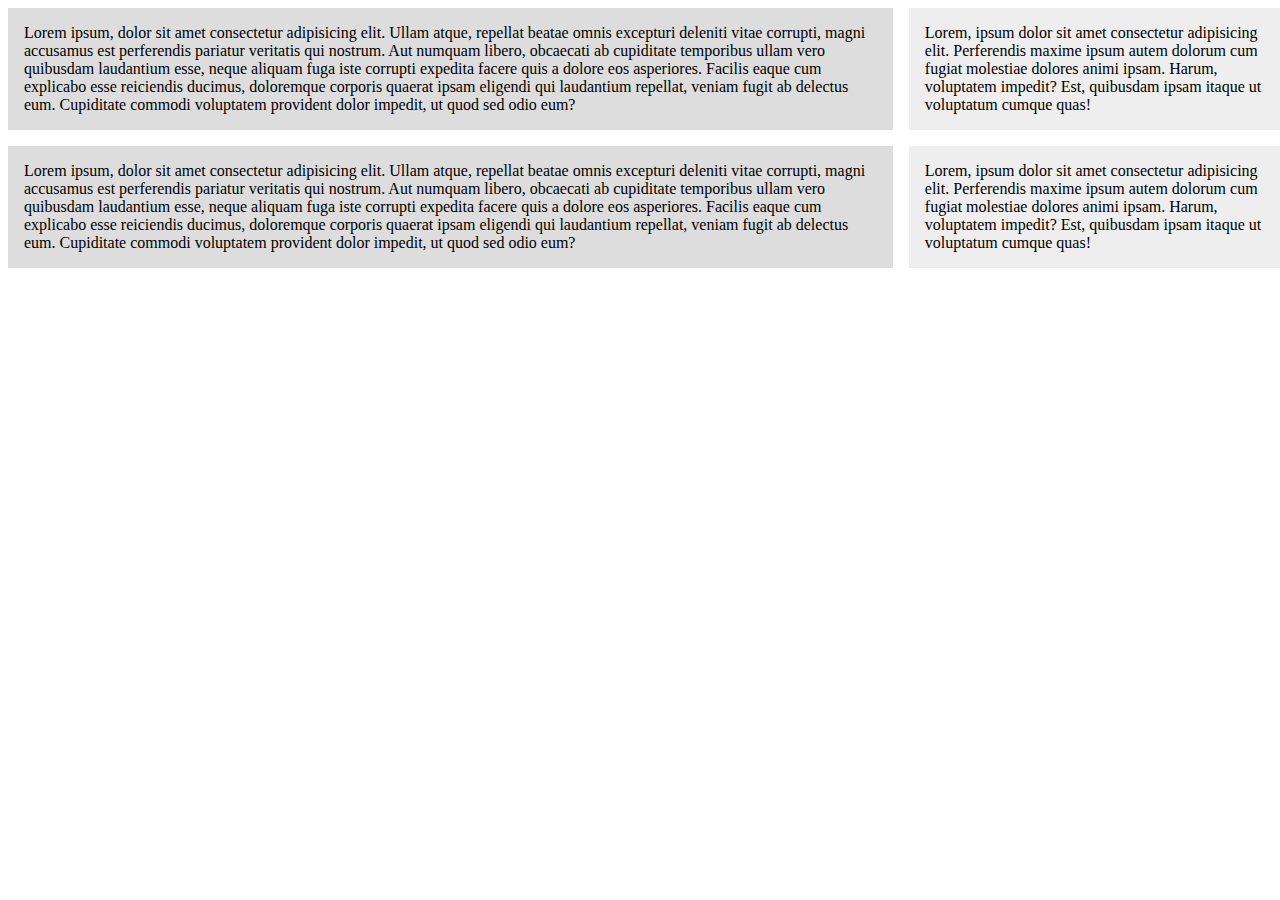
<file: HTML&CSS/cssgrid/index.html>
<!DOCTYPE html>
<html lang="en">

<head>
  <meta charset="UTF-8">
  <meta name="viewport" content="width=device-width, initial-scale=1.0">
  <title>CSS Grids</title>
  <link rel="stylesheet" href="styles.css">
</head>

<body>
  <div class="wrapper">
    <div class="">
      Lorem ipsum, dolor sit amet consectetur adipisicing elit. Ullam atque, repellat beatae omnis excepturi deleniti
      vitae corrupti, magni accusamus est perferendis pariatur veritatis qui nostrum. Aut numquam libero, obcaecati ab
      cupiditate temporibus ullam vero quibusdam laudantium esse, neque aliquam fuga iste corrupti expedita facere quis
      a dolore eos asperiores. Facilis eaque cum explicabo esse reiciendis ducimus, doloremque corporis quaerat ipsam
      eligendi qui laudantium repellat, veniam fugit ab delectus eum. Cupiditate commodi voluptatem provident dolor
      impedit, ut quod sed odio eum?
    </div>
    <div class="">
      Lorem, ipsum dolor sit amet consectetur adipisicing elit. Perferendis maxime ipsum autem dolorum cum fugiat
      molestiae dolores animi ipsam. Harum, voluptatem impedit? Est, quibusdam ipsam itaque ut voluptatum cumque quas!
    </div>
    <div class="">
      Lorem ipsum, dolor sit amet consectetur adipisicing elit. Ullam atque, repellat beatae omnis excepturi deleniti
      vitae corrupti, magni accusamus est perferendis pariatur veritatis qui nostrum. Aut numquam libero, obcaecati ab
      cupiditate temporibus ullam vero quibusdam laudantium esse, neque aliquam fuga iste corrupti expedita facere quis
      a dolore eos asperiores. Facilis eaque cum explicabo esse reiciendis ducimus, doloremque corporis quaerat ipsam
      eligendi qui laudantium repellat, veniam fugit ab delectus eum. Cupiditate commodi voluptatem provident dolor
      impedit, ut quod sed odio eum?
    </div>
    <div class="">
      Lorem, ipsum dolor sit amet consectetur adipisicing elit. Perferendis maxime ipsum autem dolorum cum fugiat
      molestiae dolores animi ipsam. Harum, voluptatem impedit? Est, quibusdam ipsam itaque ut voluptatum cumque quas!
    </div>
  </div>
</body>

</html>
</file>
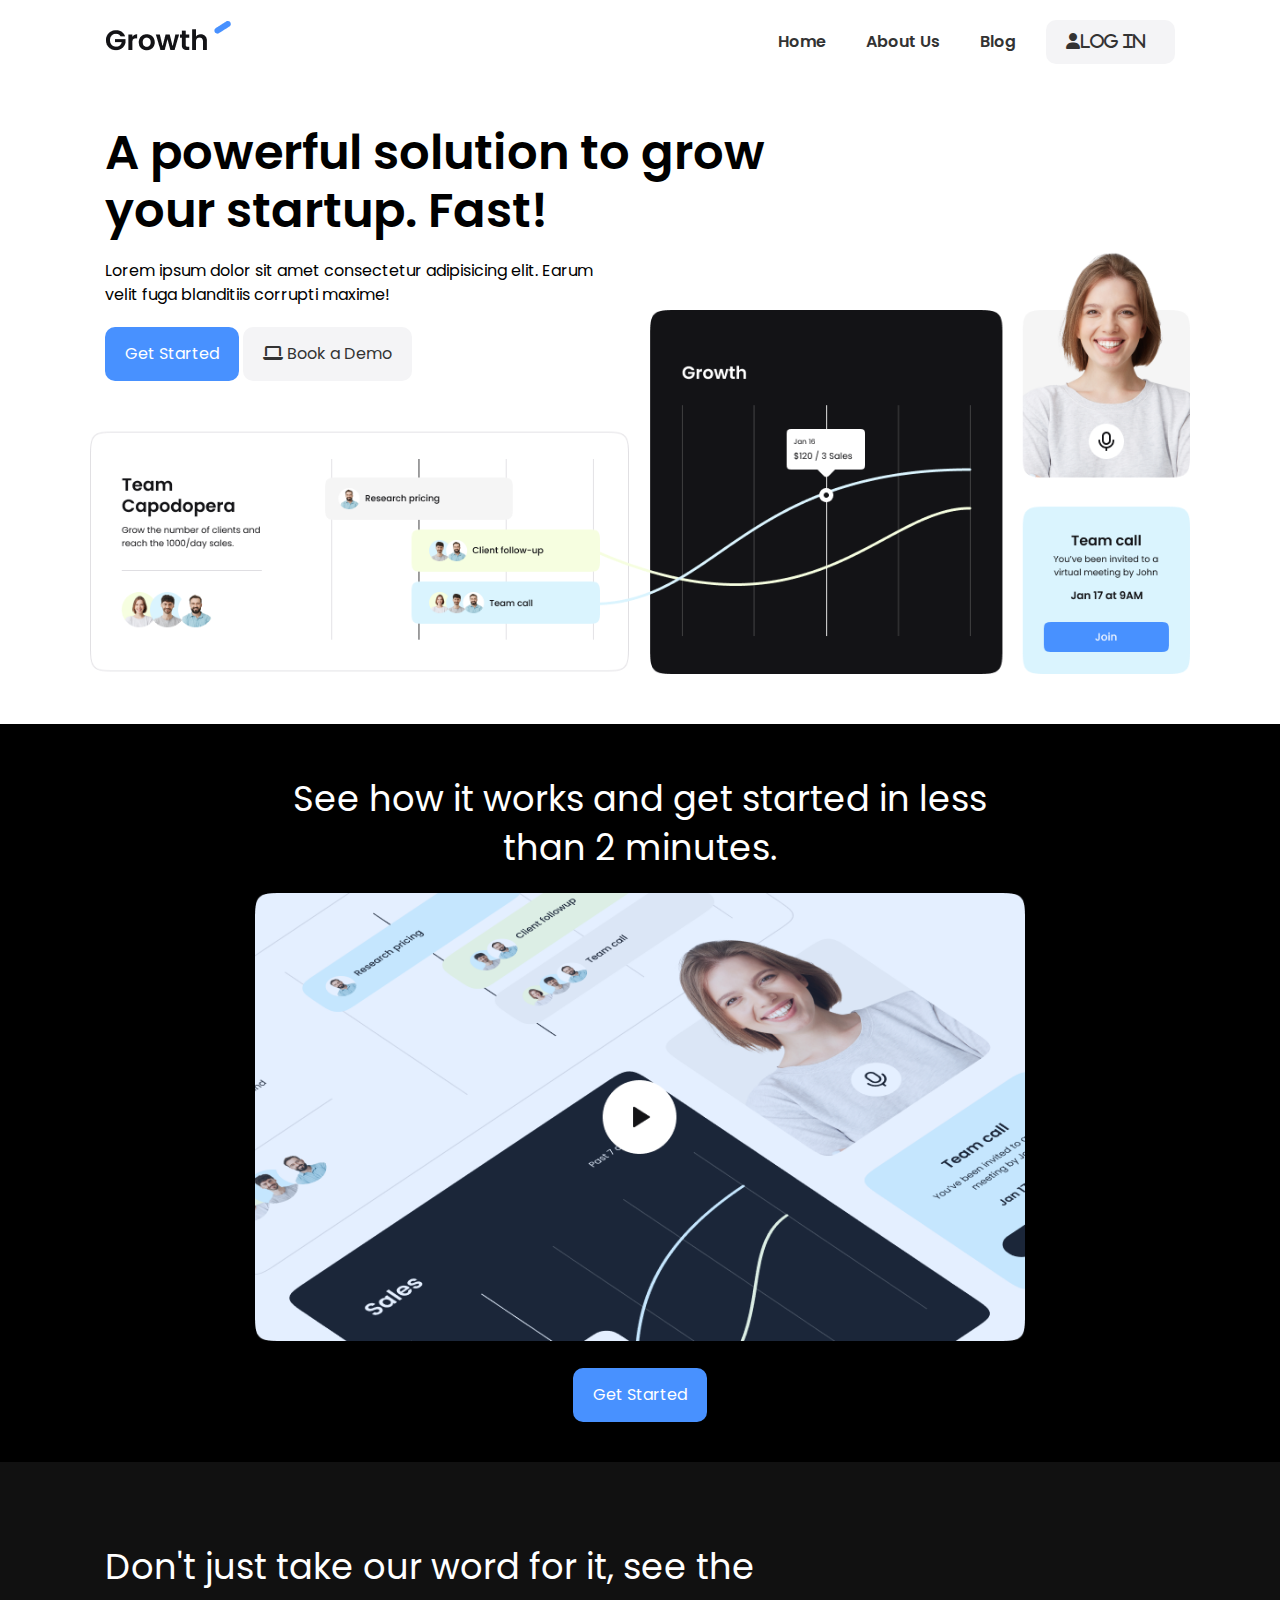
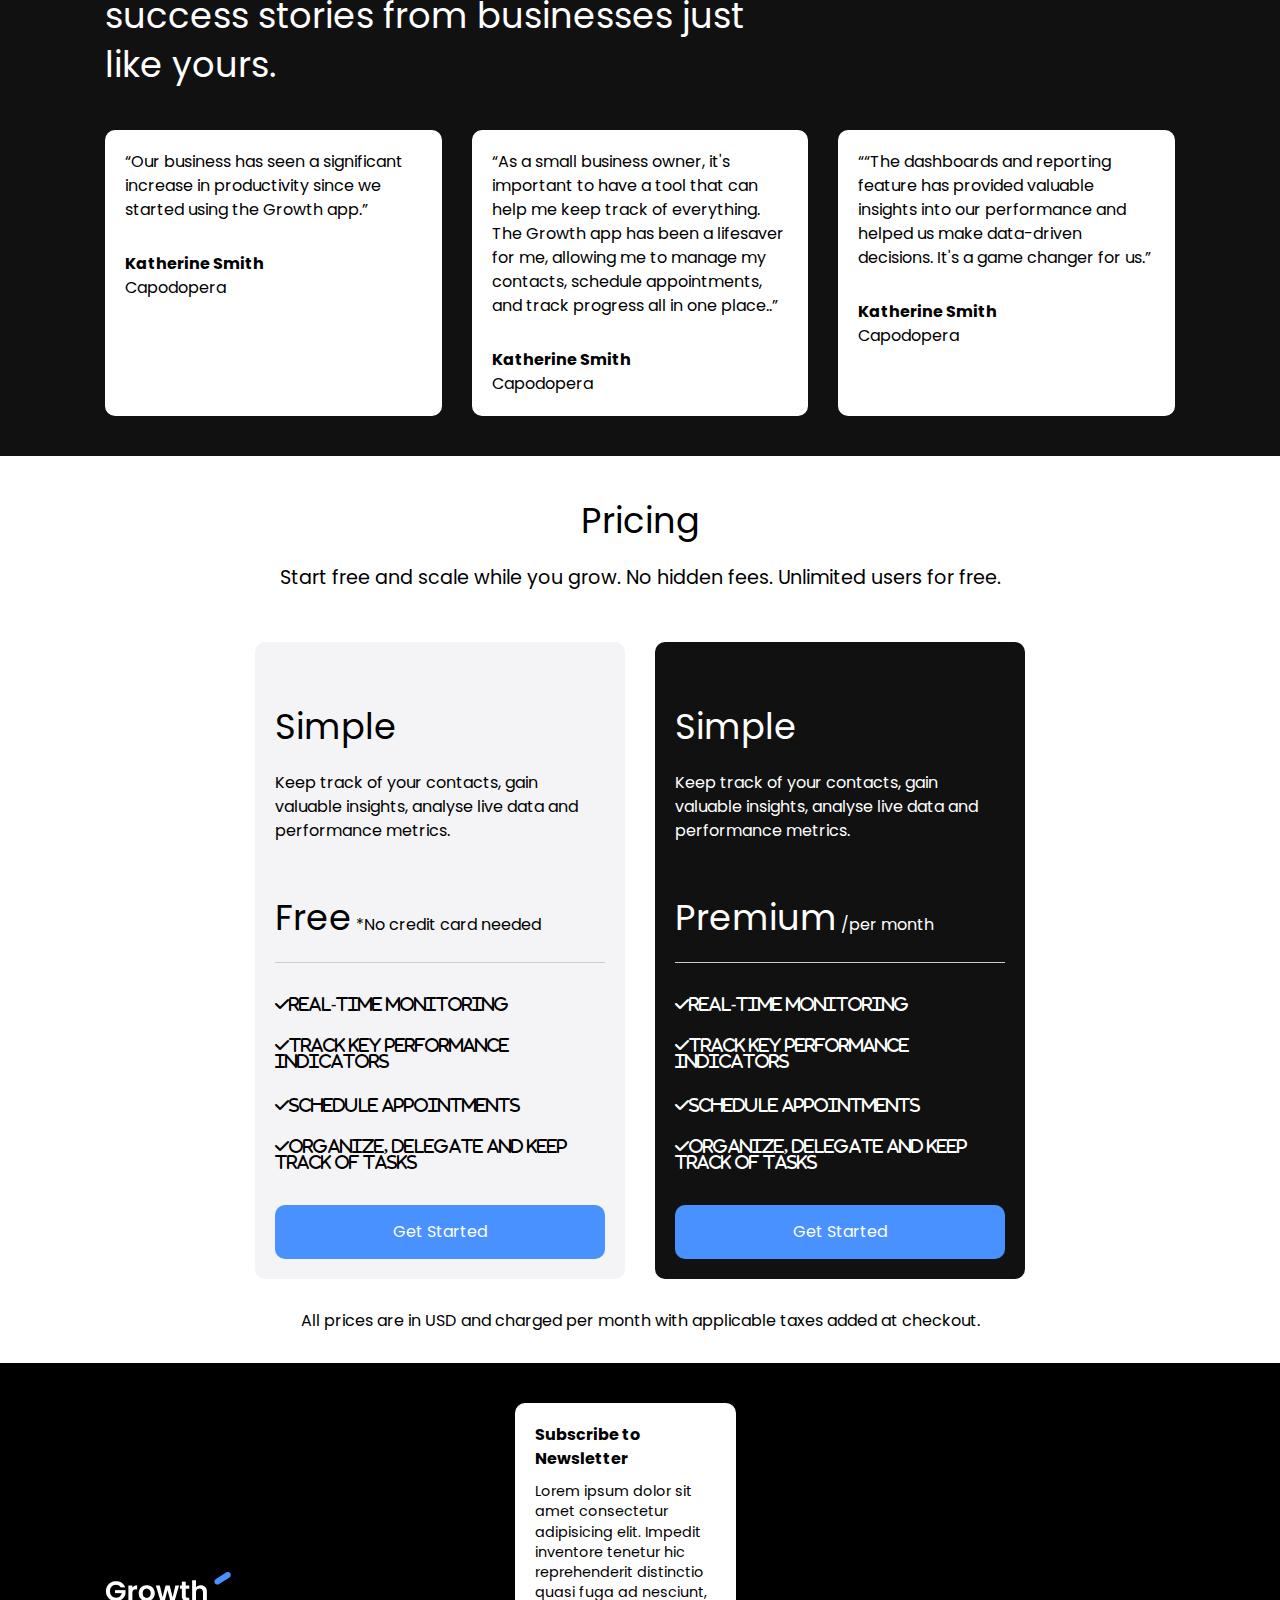
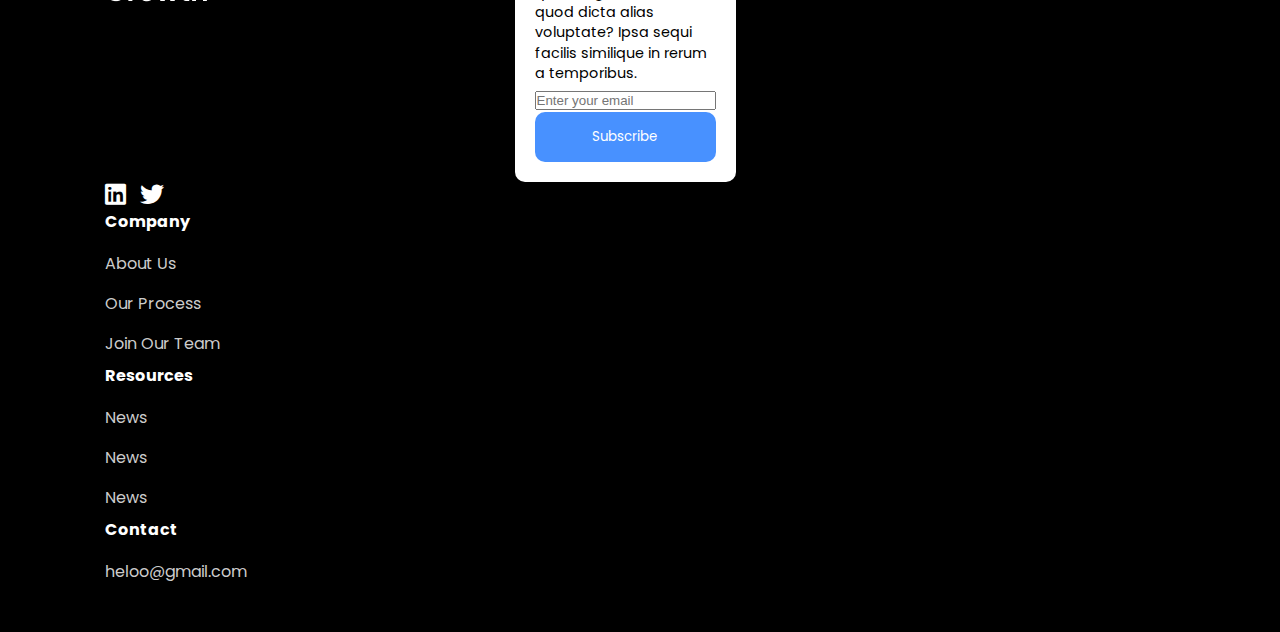
<file: HTML&CSS/Growth/index.html>
<!DOCTYPE html>
<html lang="en">

<head>
  <meta charset="UTF-8">
  <meta name="viewport" content="width=device-width, initial-scale=1.0">
  <title>Growth App</title>
  <link rel="stylesheet" href="styles.css">
  <link rel="preconnect" href="https://fonts.googleapis.com">
  <link rel="preconnect" href="https://fonts.gstatic.com" crossorigin>
  <link
    href="https://fonts.googleapis.com/css2?family=Poppins:ital,wght@0,100;0,200;0,300;0,400;0,500;0,600;0,700;0,800;0,900;1,100;1,200;1,300;1,400;1,500;1,600;1,700;1,800;1,900&display=swap"
    rel="stylesheet">
  <link rel="stylesheet" href="https://cdnjs.cloudflare.com/ajax/libs/font-awesome/6.7.2/css/all.min.css"
    integrity="sha512-Evv84Mr4kqVGRNSgIGL/F/aIDqQb7xQ2vcrdIwxfjThSH8CSR7PBEakCr51Ck+w+/U6swU2Im1vVX0SVk9ABhg=="
    crossorigin="anonymous" referrerpolicy="no-referrer" />
  <link rel="shortcut icon" href="images/favicon.ico" type="image/x-icon">
</head>

<body>
  <nav class="navbar">
    <div class="container">
      <div class="logo">
        <a href="index.html">
          <img src="images/logo.png" alt="logo">
        </a>
      </div>

      <div class="main-menu">
        <ul>
          <li><a href="index.html">Home</a></li>
          <li><a href="#">About Us</a></li>
          <li><a href="#">Blog</a></li>
          <li><a class="btn" href="#">
              <i class="fas fa-user">Log In</i>
            </a></li>
        </ul>
      </div>
    </div>
  </nav>

  <section class="hero">
    <div class="container">
      <div class="hero-content">
        <h1 class="hero-heading text-xxl">
          A powerful solution to grow your startup. Fast!
        </h1>
        <p class="hero-text">
          Lorem ipsum dolor sit amet consectetur adipisicing elit. Earum velit fuga blanditiis corrupti maxime!
        </p>
        <div class="hero-buttons">
          <a href="#" class="btn btn-primary">Get Started</a>
          <a href="#" class="btn"> <i class="fas fa-laptop"></i> Book a Demo</a>
        </div>
      </div>
    </div>
  </section>

  <section class="video bg-black">
    <div class="container-sm">
      <h2 class="video-heading text-xl text-center">
        See how it works and get started in less than 2 minutes.
      </h2>
      <div class="video-content">
        <a href="#">
          <img src="images/video-preview.png" alt="video" class="video-preview">
        </a>

        <a href="#" class="btn btn-primary">
          Get Started
        </a>
      </div>
    </div>
  </section>

  <section class="testimonials bg-dark">
    <div class="container">
      <h3 class="testimonials-heading text-xl">Don't just take our word for it, see the success stories from businesses
        just like yours.</h3>
      <div class="testimonials-grid">
        <div class="card">
          <p>“Our business has seen a significant increase in productivity since we started using the Growth app.”</p>
          <p>Katherine Smith</p>
          <p>Capodopera</p>
        </div>
        <div class="card">
          <p>“As a small business owner, it's important to have a tool that can help me keep track of everything. The
            Growth app has been a lifesaver for me, allowing me to manage my contacts, schedule appointments, and track
            progress all in one place..”</p>
          <p>Katherine Smith</p>
          <p>Capodopera</p>
        </div>
        <div class="card">
          <p>““The dashboards and reporting feature has provided valuable insights into our performance and helped us
            make data-driven decisions. It's a game changer for us.”</p>
          <p>Katherine Smith</p>
          <p>Capodopera</p>
        </div>
      </div>
    </div>
  </section>

  <section class="pricing">
    <div class="container-sm">
      <h3 class="pricing-heading text-xl text-center">
        Pricing
      </h3>
      <p class="pricing-subheading text-md text-center">
        Start free and scale while you grow. No hidden fees. Unlimited users for free.
      </p>
      <div class="pricing-grid">
        <div class="card bg-light">
          <div class="pricing-card-header">
            <h4 class="pricing-heading text-xl">
              Simple
            </h4>
            <p class="pricing-card-subheading">
              Keep track of your contacts, gain valuable insights, analyse live data and performance metrics.
            </p>
            <p class="pricing-card-price">
              <span class="text-xl">Free</span> *No credit card needed
            </p>
            <div class="pricing-card-body">
              <ul>
                <li>
                  <i class="fas fa-check">Real-Time Monitoring</i>
                </li>
                <li>
                  <i class="fas fa-check">Track key performance indicators</i>
                </li>
                <li>
                  <i class="fas fa-check">Schedule appointments</i>
                </li>
                <li>
                  <i class="fas fa-check">Organize, delegate and keep track of tasks</i>
                </li>
              </ul>
              <a href="#" class="btn btn-primary btn-block">Get Started</a>
            </div>
          </div>
        </div>
        <div class="card bg-dark">
          <div class="pricing-card-header">
            <h4 class="pricing-heading text-xl">
              Simple
            </h4>
            <p class="pricing-card-subheading">
              Keep track of your contacts, gain valuable insights, analyse live data and performance metrics.
            </p>
            <p class="pricing-card-price">
              <span class="text-xl">Premium</span> /per month
            </p>
            <div class="pricing-card-body">
              <ul>
                <li>
                  <i class="fas fa-check">Real-Time Monitoring</i>
                </li>
                <li>
                  <i class="fas fa-check">Track key performance indicators</i>
                </li>
                <li>
                  <i class="fas fa-check">Schedule appointments</i>
                </li>
                <li>
                  <i class="fas fa-check">Organize, delegate and keep track of tasks</i>
                </li>

              </ul>
              <a href="#" class="btn btn-primary btn-block">Get Started</a>
            </div>
          </div>
        </div>
      </div>
      <p class="pricing-footer text-center">
        All prices are in USD and charged per month with applicable taxes added at checkout.
      </p>
    </div>
  </section>

  <footer class="footer bg-black">
    <div class="container">
      <div class="footer-grid">
        <a href="index.html">
          <img src="images/logo-white.png" alt="logo">
        </a>
        <div class="card">
          <h4>Subscribe to Newsletter</h4>
          <p class="text-sm">
            Lorem ipsum dolor sit amet consectetur adipisicing elit. Impedit inventore tenetur hic reprehenderit
            distinctio quasi fuga ad nesciunt, quod dicta alias voluptate? Ipsa sequi facilis similique in rerum a
            temporibus.
          </p>
          <form>
            <input type="email" id="email" placeholder="Enter your email">
            <button type="subit" class="btn btn-primary btn-block">
              Subscribe
            </button>
          </form>
        </div>
      </div>
      <i class="fab fa-linkedin"></i>
      <i class="fab fa-twitter"></i>
      <div>
        <h4>Company</h4>
        <ul>
          <li><a href="#">About Us</a></li>
          <li><a href="#">Our Process</a></li>
          <li><a href="#">Join Our Team</a></li>
        </ul>
      </div>
      <div>
        <h4>Resources</h4>
        <ul>
          <li><a href="#">News</a></li>
          <li><a href="#">News</a></li>
          <li><a href="#">News</a></li>
        </ul>
      </div>
      <div>
        <h4>Contact</h4>
        <ul>
          <li><a href="#">heloo@gmail.com</a></li>
        </ul>
      </div>
    </div>
  </footer>
</body>

</html>
</file>
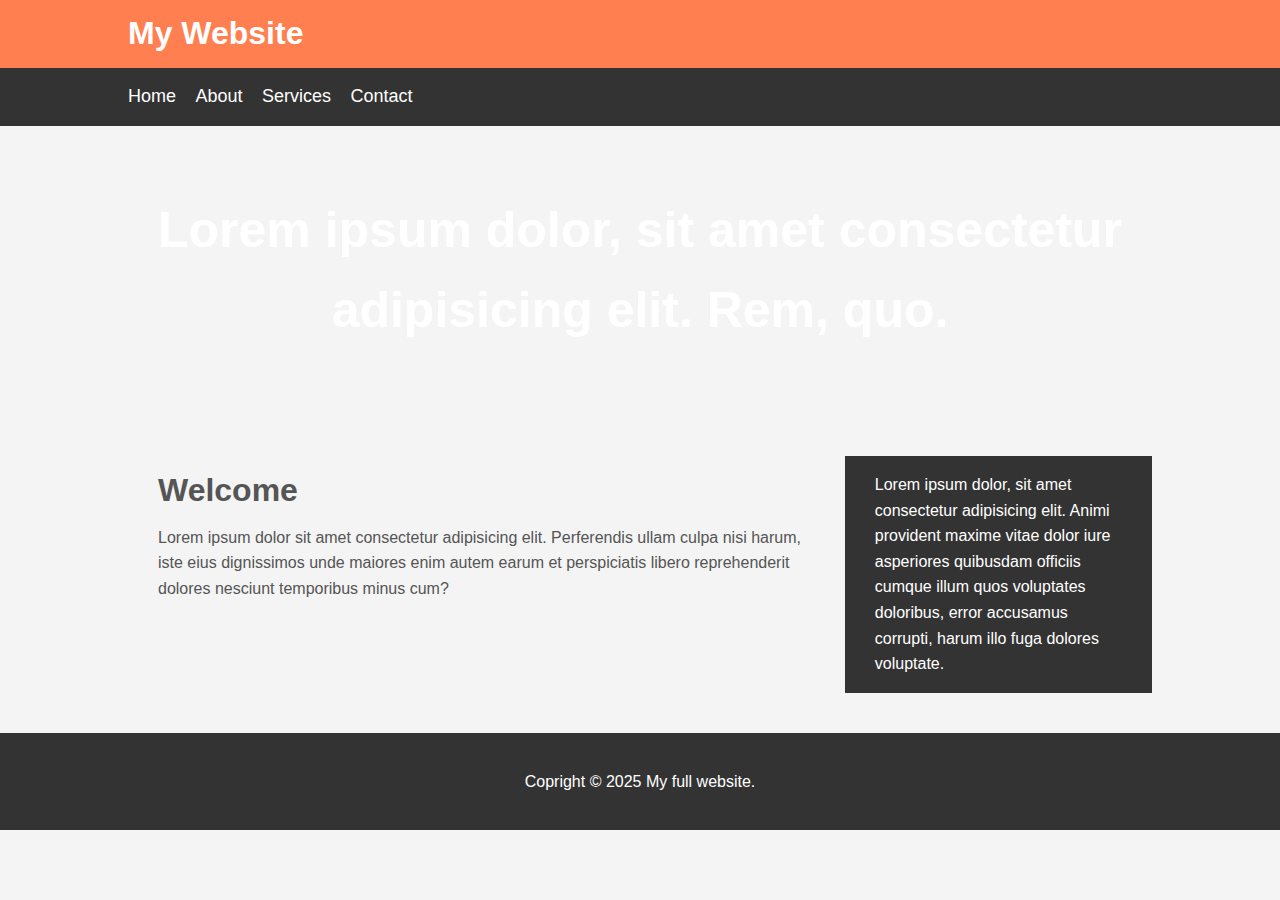
<file: HTML&CSS/htmlandcss/index.html>
<!DOCTYPE html>
<html lang="en">

<head>
  <meta charset="UTF-8">
  <meta name="viewport" content="width=device-width, initial-scale=1.0">
  <title>My full web</title>
  <link rel="stylesheet" href="styles.css">
</head>

<body>
  <header id="main-header">
    <div class="container">
      <h1>My Website</h1>
    </div>
  </header>
  <nav id="navbar">
    <div class="container">
      <ul>
        <li><a href="#">Home</a></li>
        <li><a href="#">About</a></li>
        <li><a href="#">Services</a></li>
        <li><a href="#">Contact</a></li>
      </ul>
    </div>
  </nav>
  <section id="showcase">
    <div class="container">
      <h1>Lorem ipsum dolor, sit amet consectetur adipisicing elit. Rem, quo.</h1>
    </div>
  </section>

  <div class="container">

    <section id="main">
      <h1>Welcome</h1>
      <p>Lorem ipsum dolor sit amet consectetur adipisicing elit. Perferendis ullam culpa nisi harum, iste eius
        dignissimos unde maiores enim autem earum et perspiciatis libero reprehenderit dolores nesciunt temporibus minus
        cum?</p>
    </section>

    <aside id="sidebar">
      <p>Lorem ipsum dolor, sit amet consectetur adipisicing elit. Animi provident maxime vitae dolor iure asperiores
        quibusdam officiis cumque illum quos voluptates doloribus, error accusamus corrupti, harum illo fuga dolores
        voluptate.</p>
    </aside>
  </div>

  <footer id="main-footer">
    <p>Copright &copy; 2025 My full website.</p>
  </footer>
</body>

</html>
</file>
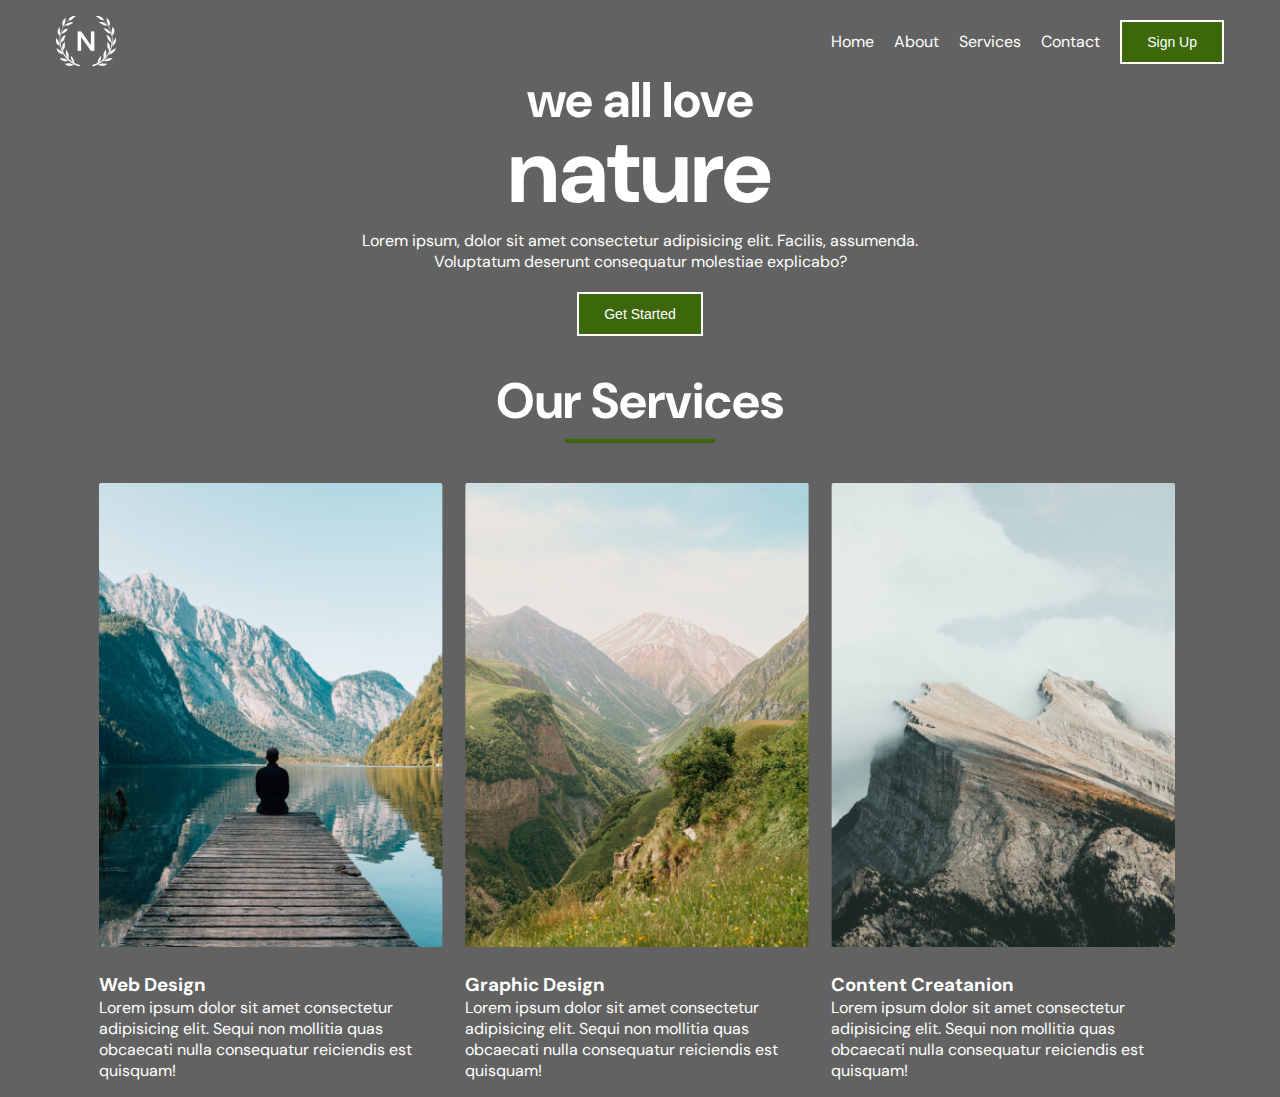
<file: HTML&CSS/nature(nohelp)/index.html>
<!DOCTYPE html>
<html lang="en">

<head>
  <meta charset="UTF-8">
  <meta name="viewport" content="width=device-width, initial-scale=1.0">
  <title>Nature</title>
  <link rel="preconnect" href="https://fonts.googleapis.com">
  <link rel="preconnect" href="https://fonts.gstatic.com" crossorigin>
  <link
    href="https://fonts.googleapis.com/css2?family=DM+Sans:ital,opsz,wght@0,9..40,100..1000;1,9..40,100..1000&display=swap"
    rel="stylesheet">
  <link rel="preconnect" href="https://fonts.googleapis.com">
  <link rel="preconnect" href="https://fonts.gstatic.com" crossorigin>
  <link href="https://fonts.googleapis.com/css2?family=Forum&display=swap" rel="stylesheet">
  <link rel="stylesheet" href="styles.css">
</head>

<body>
  <div id="main">
    <div class="container">
      <nav>
        <img src="./img/logo.png" alt="logo" class="logo">
        <ul class="nav-links">
          <li><a href="#">Home</a></li>
          <li><a href="#">About</a></li>
          <li><a href="#">Services</a></li>
          <li><a href="#">Contact</a></li>
          <li><button class="btn btn-primary">Sign Up</button></li>
        </ul>
      </nav>

      <div class="main-content">
        <h2>we all love</h1>
          <h1>nature
        </h2>
        <p>Lorem ipsum, dolor sit amet consectetur adipisicing elit. Facilis, assumenda. Voluptatum deserunt consequatur
          molestiae explicabo?</p>
        <button class="btn-secondary">Get Started</button>
      </div>
    </div>
  </div>

  <section id="services">
    <div class="container">
      <div class="services-title">
        <h1>Our Services</h1>
        <hr>
      </div>
      <div class="services-content">
        <div class="services-box">
          <img src="./img/service-1.png" alt="s1">
          <h3>Web Design</h3>
          <p>Lorem ipsum dolor sit amet consectetur adipisicing elit. Sequi non mollitia quas obcaecati nulla
            consequatur reiciendis est quisquam!</p>
        </div>
        <div class="services-box">
          <img src="./img/service-2.png" alt="s2">
          <h3>Graphic Design</h3>
          <p>Lorem ipsum dolor sit amet consectetur adipisicing elit. Sequi non mollitia quas obcaecati nulla
            consequatur reiciendis est quisquam!</p>
        </div>
        <div class="services-box">
          <img src="./img/service-3.png" alt="s3">
          <h3>Content Creatanion</h3>
          <p>Lorem ipsum dolor sit amet consectetur adipisicing elit. Sequi non mollitia quas obcaecati nulla
            consequatur reiciendis est quisquam!</p>
        </div>
      </div>
    </div>
  </section>
</body>

</html>
</file>
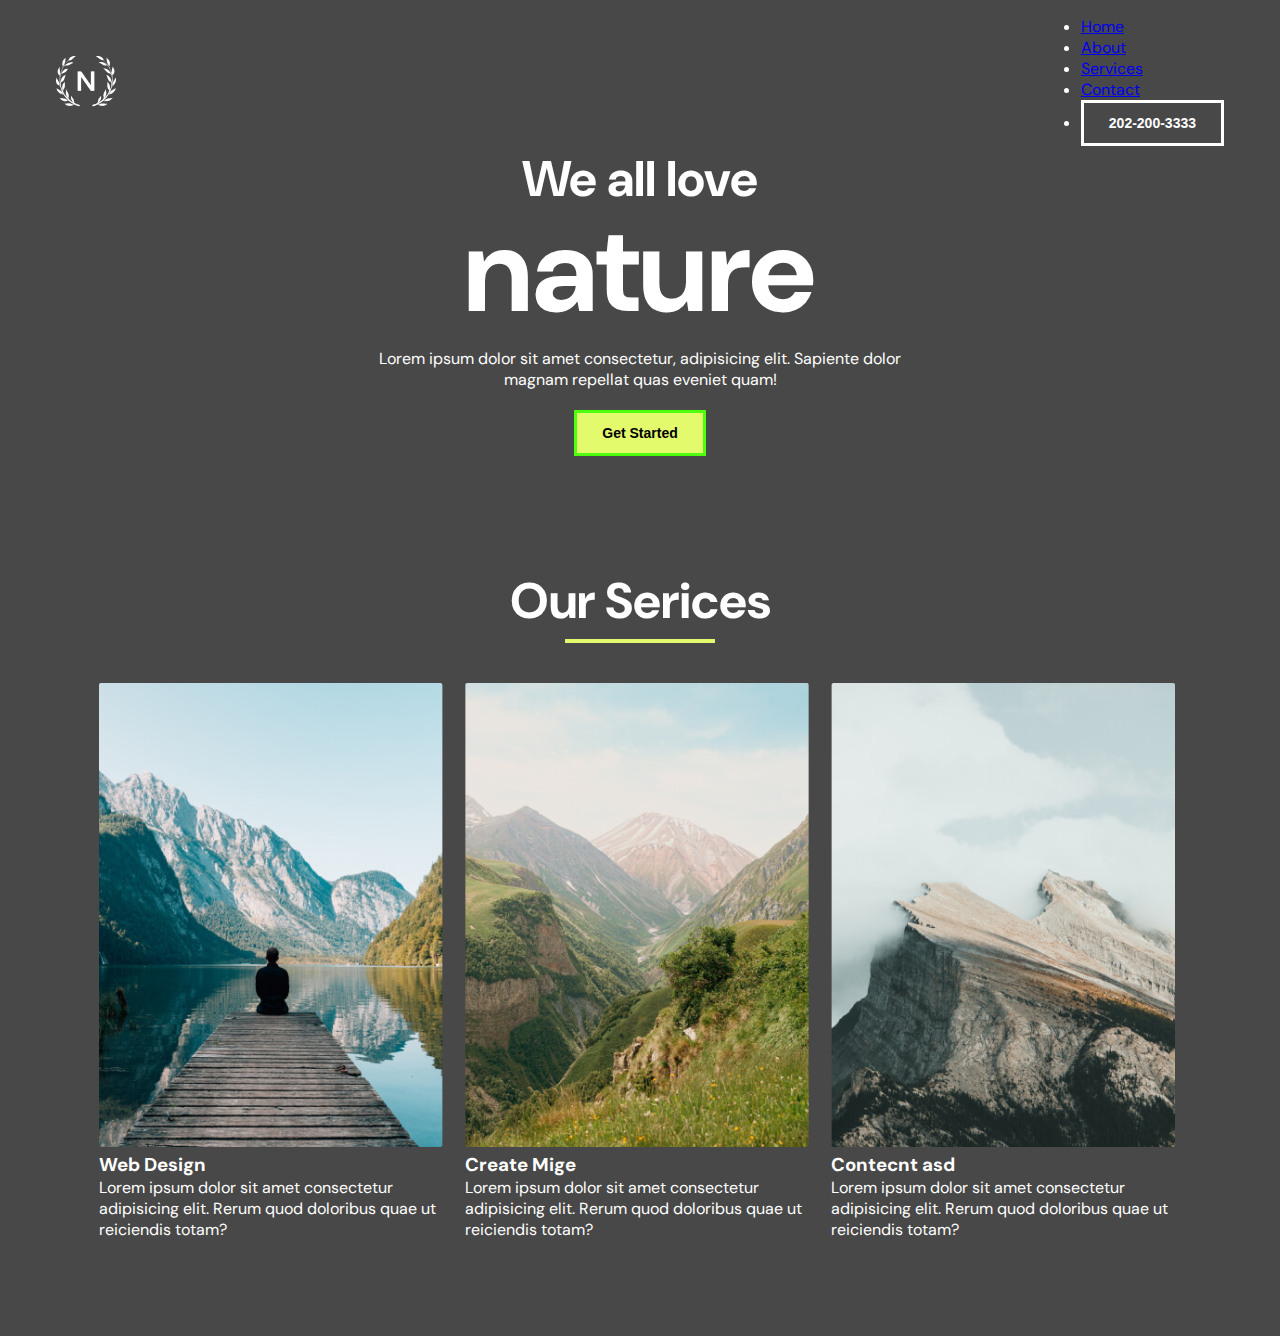
<file: HTML&CSS/nature/index.html>
<!DOCTYPE html>
<html lang="en">

<head>
  <meta charset="UTF-8">
  <meta name="viewport" content="width=device-width, initial-scale=1.0">
  <title>Nature</title>
  <link rel="preconnect" href="https://fonts.googleapis.com">
  <link rel="preconnect" href="https://fonts.gstatic.com" crossorigin>
  <link
    href="https://fonts.googleapis.com/css2?family=DM+Sans:ital,opsz,wght@0,9..40,100..1000;1,9..40,100..1000&display=swap"
    rel="stylesheet">
  <link rel="preconnect" href="https://fonts.googleapis.com">
  <link rel="preconnect" href="https://fonts.gstatic.com" crossorigin>
  <link href="https://fonts.googleapis.com/css2?family=Forum&display=swap" rel="stylesheet">
  <link rel="stylesheet" href="styles.css">
</head>

<body>
  <div id="main">
    <div class="container">
      <nav>
        <img class="logo" src="img/logo.png" alt="logo">
        <ul class="nav-links">
          <li><a href="#">Home</a></li>
          <li><a href="#">About</a></li>
          <li><a href="#">Services</a></li>
          <li><a href="#">Contact</a></li>
          <li><button class="btn btn-secondary">202-200-3333</button></li>
        </ul>
      </nav>

      <div class="main-content">
        <h1>We all love</h1>
        <h2 class="intro-heading">nature</h2>
        <p>Lorem ipsum dolor sit amet consectetur, adipisicing elit. Sapiente dolor magnam repellat quas eveniet quam!
        </p>
        <button class="btn btn-primary">Get Started</button>
      </div>

    </div>
  </div>

  <section id="services">
    <div class="container">
      <div class="section-title">
        <h1>Our Serices</h1>
        <hr>
      </div>
      <div class="services">
        <div class="service">
          <img src="./img/service-1.png" alt="s1">
          <h3>Web Design</h3>
          <p>Lorem ipsum dolor sit amet consectetur adipisicing elit. Rerum quod doloribus quae ut reiciendis totam?</p>
        </div>
        <div class="service">
          <img src="./img/service-2.png" alt="s2">
          <h3>Create Mige</h3>
          <p>Lorem ipsum dolor sit amet consectetur adipisicing elit. Rerum quod doloribus quae ut reiciendis totam?</p>
        </div>
        <div class="service">
          <img src="./img/service-3.png" alt="s3">
          <h3>Contecnt asd</h3>
          <p>Lorem ipsum dolor sit amet consectetur adipisicing elit. Rerum quod doloribus quae ut reiciendis totam?</p>
        </div>
      </div>
    </div>
  </section>
</body>

</html>
</file>
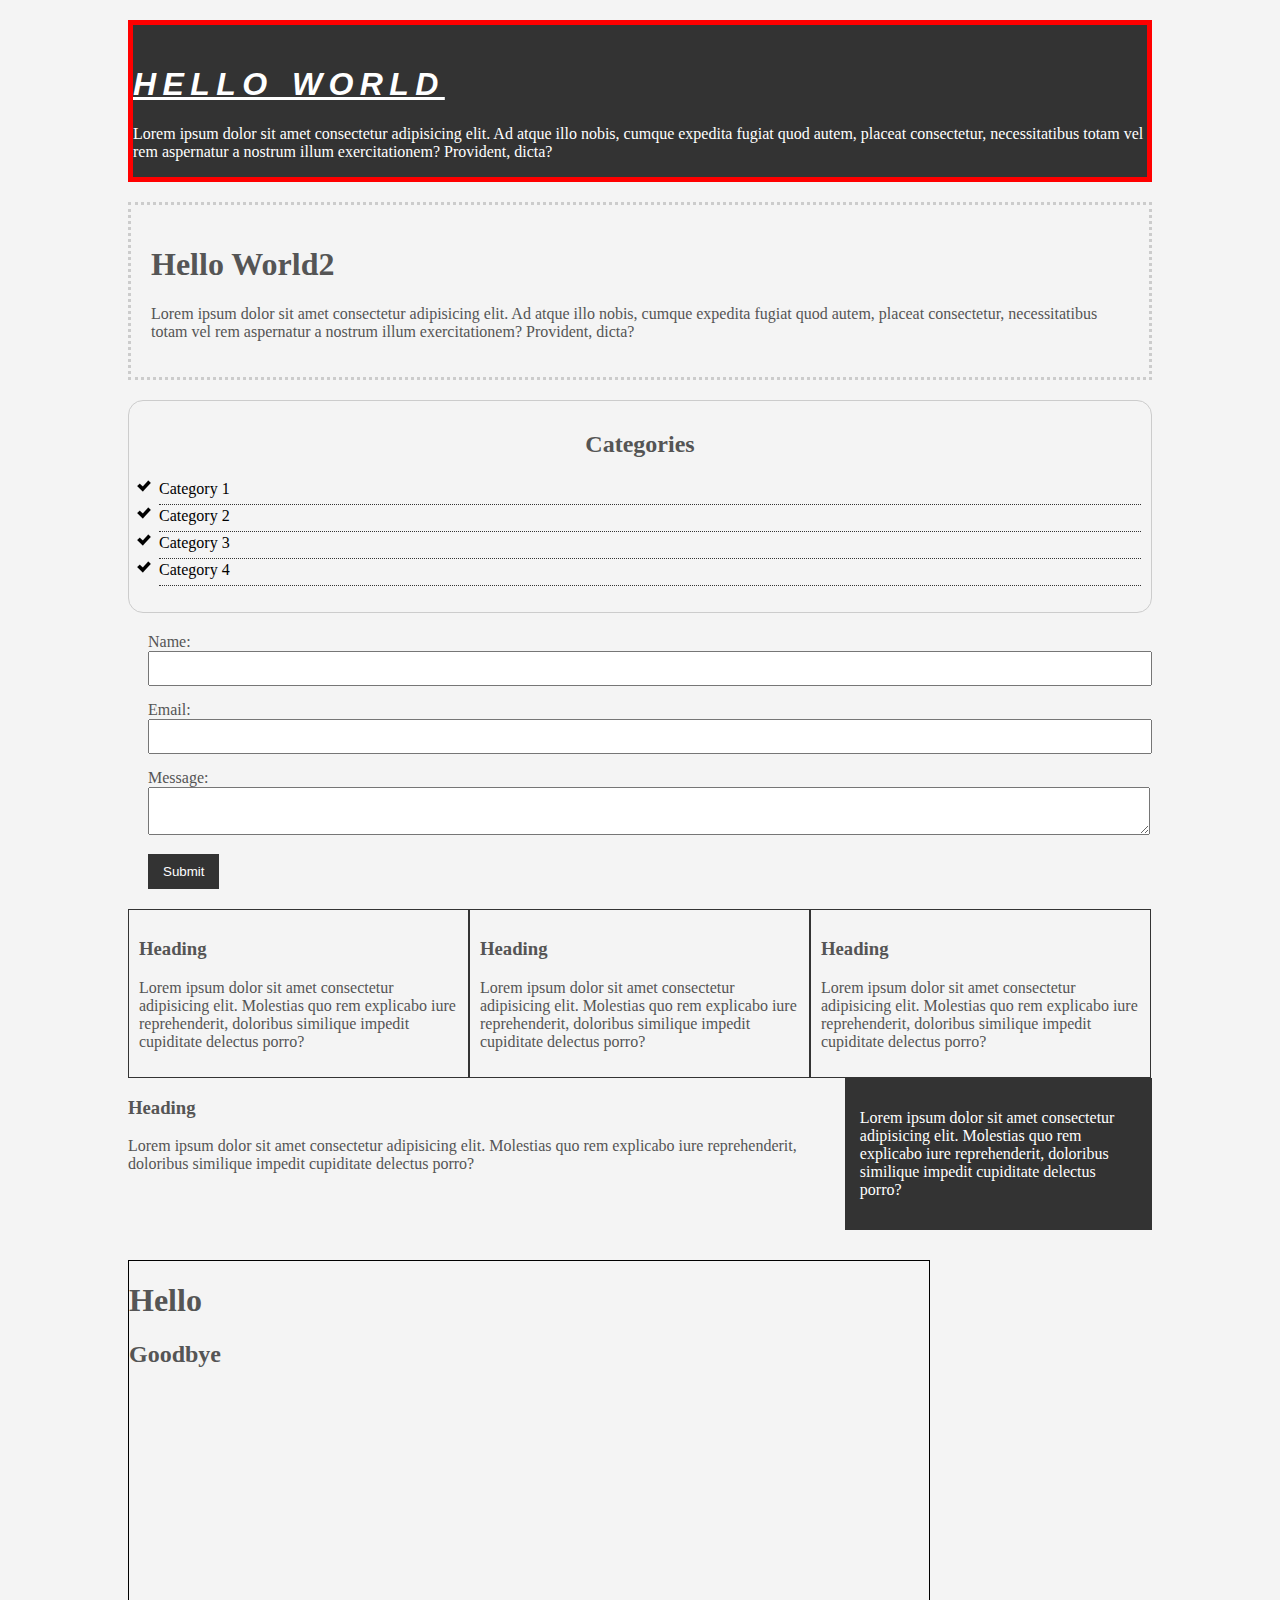
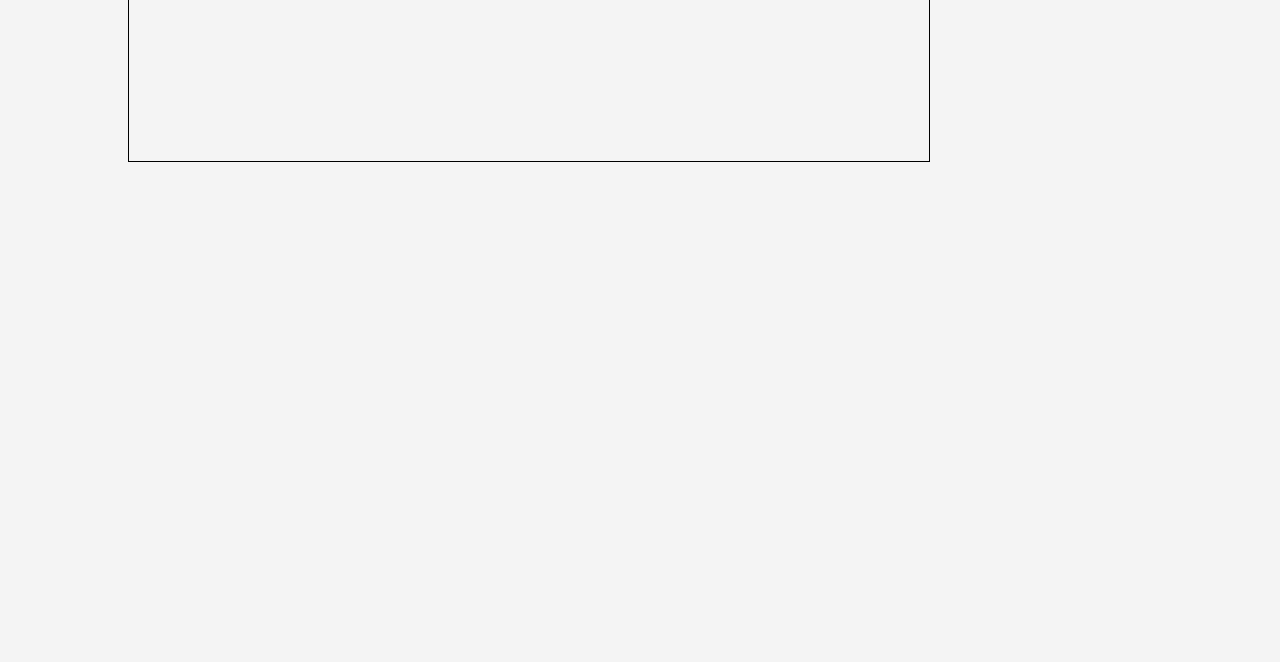
<file: HTML&CSS/css/basics-cheatsheet/index.html>
<!DOCTYPE html>
<html lang="en">

<head>
  <meta charset="UTF-8">
  <meta name="viewport" content="width=device-width, initial-scale=1.0">
  <title>CSS Cheat Sheet</title>
  <link rel="stylesheet" href="styles.css">
</head>

<body>
  <div class="container">
    <div class="box-1">
      <h1>Hello World</h1>
      <p>Lorem ipsum dolor sit amet consectetur adipisicing elit. Ad atque illo nobis, cumque expedita fugiat quod
        autem,
        placeat consectetur, necessitatibus totam vel rem aspernatur a nostrum illum exercitationem? Provident, dicta?
      </p>
    </div>
    <div class="box-2">
      <h1>Hello World2</h1>
      <p>Lorem ipsum dolor sit amet consectetur adipisicing elit. Ad atque illo nobis, cumque expedita fugiat quod
        autem,
        placeat consectetur, necessitatibus totam vel rem aspernatur a nostrum illum exercitationem? Provident, dicta?
      </p>
    </div>
    <div class="categories">
      <h2>Categories</h2>
      <ul>
        <li><a href="#">Category 1</a></li>
        <li><a href="#">Category 2</a></li>
        <li><a href="#">Category 3</a></li>
        <li><a href="#">Category 4</a></li>
      </ul>
    </div>
    <form class="my-form">
      <div class="form-group">
        <label>Name:</label>
        <input type="text" name="Name">
      </div>
      <div class="form-group">
        <label>Email:</label>
        <input type="text" name="Email">
      </div>
      <div class="form-group">
        <label>Message:</label>
        <textarea name="message"></textarea>
      </div>
      <input class="button" type="submit" value="Submit">
    </form>

    <div class="block">
      <h3>Heading</h3>
      <p>Lorem ipsum dolor sit amet consectetur adipisicing elit. Molestias quo rem explicabo iure reprehenderit,
        doloribus similique impedit cupiditate delectus porro?</p>
    </div>
    <div class="block">
      <h3>Heading</h3>
      <p>Lorem ipsum dolor sit amet consectetur adipisicing elit. Molestias quo rem explicabo iure reprehenderit,
        doloribus similique impedit cupiditate delectus porro?</p>
    </div>
    <div class="block">
      <h3>Heading</h3>
      <p>Lorem ipsum dolor sit amet consectetur adipisicing elit. Molestias quo rem explicabo iure reprehenderit,
        doloribus similique impedit cupiditate delectus porro?</p>
    </div>

    <div class="clr"></div>

    <div id="main-block">
      <h3>Heading</h3>
      <p>Lorem ipsum dolor sit amet consectetur adipisicing elit. Molestias quo rem explicabo iure reprehenderit,
        doloribus similique impedit cupiditate delectus porro?</p>
    </div>


    <div id="sidebar">

      <p>Lorem ipsum dolor sit amet consectetur adipisicing elit. Molestias quo rem explicabo iure reprehenderit,
        doloribus similique impedit cupiditate delectus porro?</p>
    </div>

    <div class="clr"></div>

    <div class="p-box">
      <h1>Hello</h1>
      <h2>Goodbye</h2>
    </div>
  </div> <!--./container-->



  <div style="margin-top: 500px;"></div>
</body>

</html>
</file>
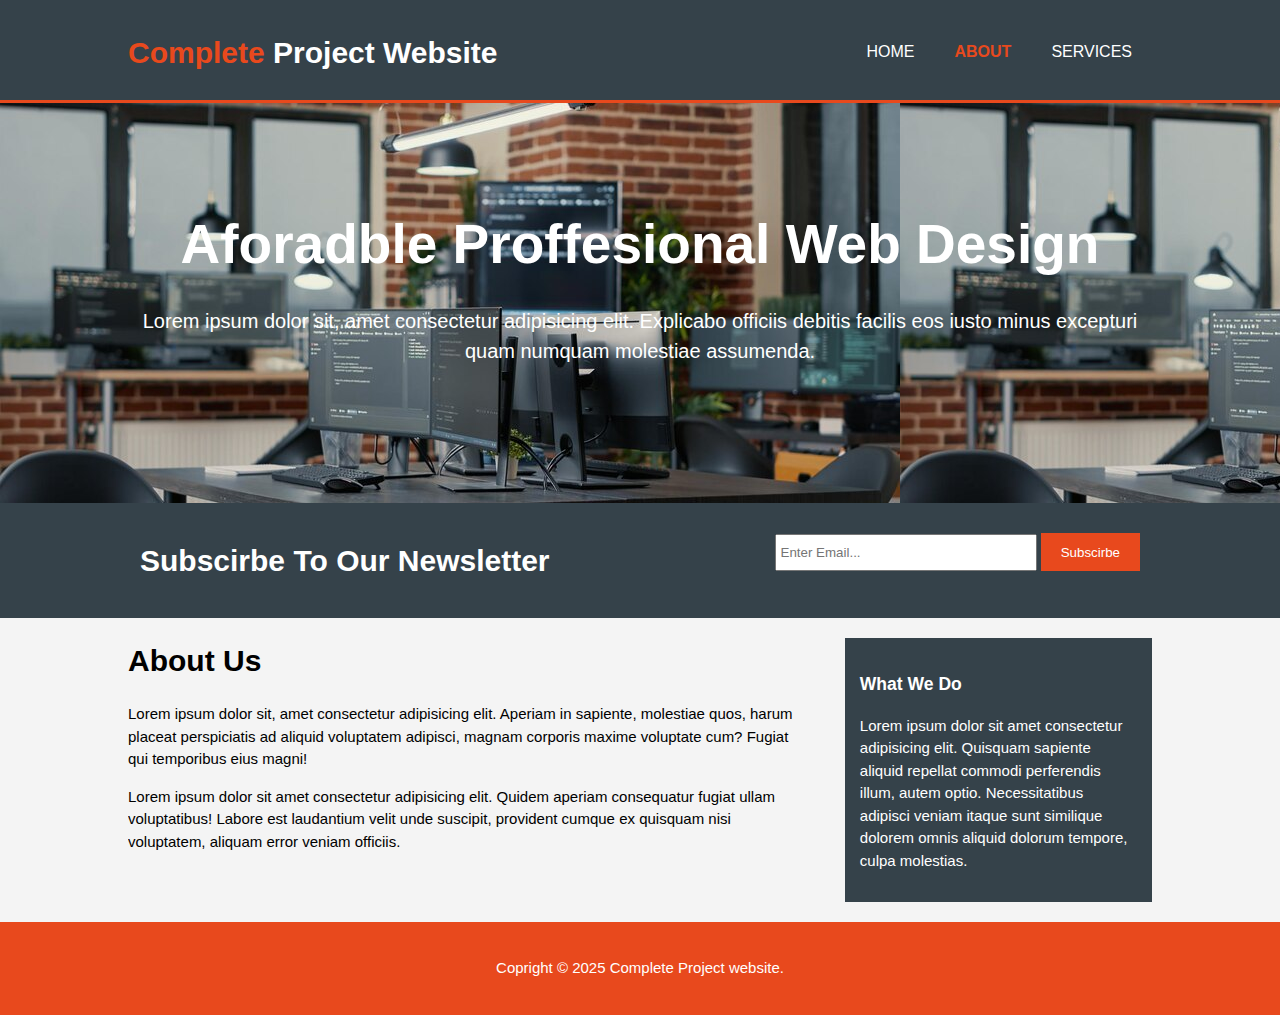
<file: HTML&CSS/complete-project/about.html>
<!DOCTYPE html>
<html lang="en">

<head>
  <meta charset="UTF-8">
  <meta name="viewport" content="width=device-width">
  <!--+ meta do des + meta do keywords... etc...-->
  <title>Complete Project Website | About</title>
  <link rel="stylesheet" href="styles.css">
</head>

<body>
  <header>
    <div class="container">
      <div id="branding">
        <h1><span class="highlight"> Complete </span>Project Website</h1>
      </div>

      <nav>
        <ul>
          <li><a href="index.html">Home</a></li>
          <li class="current"><a href="about.html">About</a></li>
          <li><a href="services.html">Services</a></li>
        </ul>
      </nav>
    </div>
  </header>

  <section id="showcase">
    <div class="container">
      <h1>Aforadble Proffesional Web Design</h1>
      <p>Lorem ipsum dolor sit, amet consectetur adipisicing elit. Explicabo officiis debitis facilis eos iusto minus
        excepturi quam numquam molestiae assumenda.</p>
    </div>
  </section>

  <section id="newsletter">
    <div class="container">
      <h1>Subscirbe To Our Newsletter</h1>
      <form>
        <input type="email" placeholder="Enter Email...">
        <button type="submit" class="button_1">Subscirbe</button>
      </form>
    </div>
  </section>

  <section id="main">
    <div class="container">
      <article id="main-col">
        <h1 class="page-title">About Us</h1>
        <p>Lorem ipsum dolor sit, amet consectetur adipisicing elit. Aperiam in sapiente, molestiae quos, harum placeat
          perspiciatis ad aliquid voluptatem adipisci, magnam corporis maxime voluptate cum? Fugiat qui temporibus eius
          magni!</p>
        <p>
          Lorem ipsum dolor sit amet consectetur adipisicing elit. Quidem aperiam consequatur fugiat ullam voluptatibus!
          Labore est laudantium velit unde suscipit, provident cumque ex quisquam nisi voluptatem, aliquam error veniam
          officiis.
        </p>
      </article>

      <aside id="sidebar">
        <div class="dark">
          <h3>What We Do</h3>
          <p>Lorem ipsum dolor sit amet consectetur adipisicing elit. Quisquam sapiente aliquid repellat commodi
            perferendis illum, autem optio. Necessitatibus adipisci veniam itaque sunt similique dolorem omnis aliquid
            dolorum tempore, culpa molestias.</p>
        </div>
      </aside>
    </div>
  </section>

  <footer>
    <p>Copright &copy; 2025 Complete Project website.</p>
  </footer>
</body>

</html>
</file>
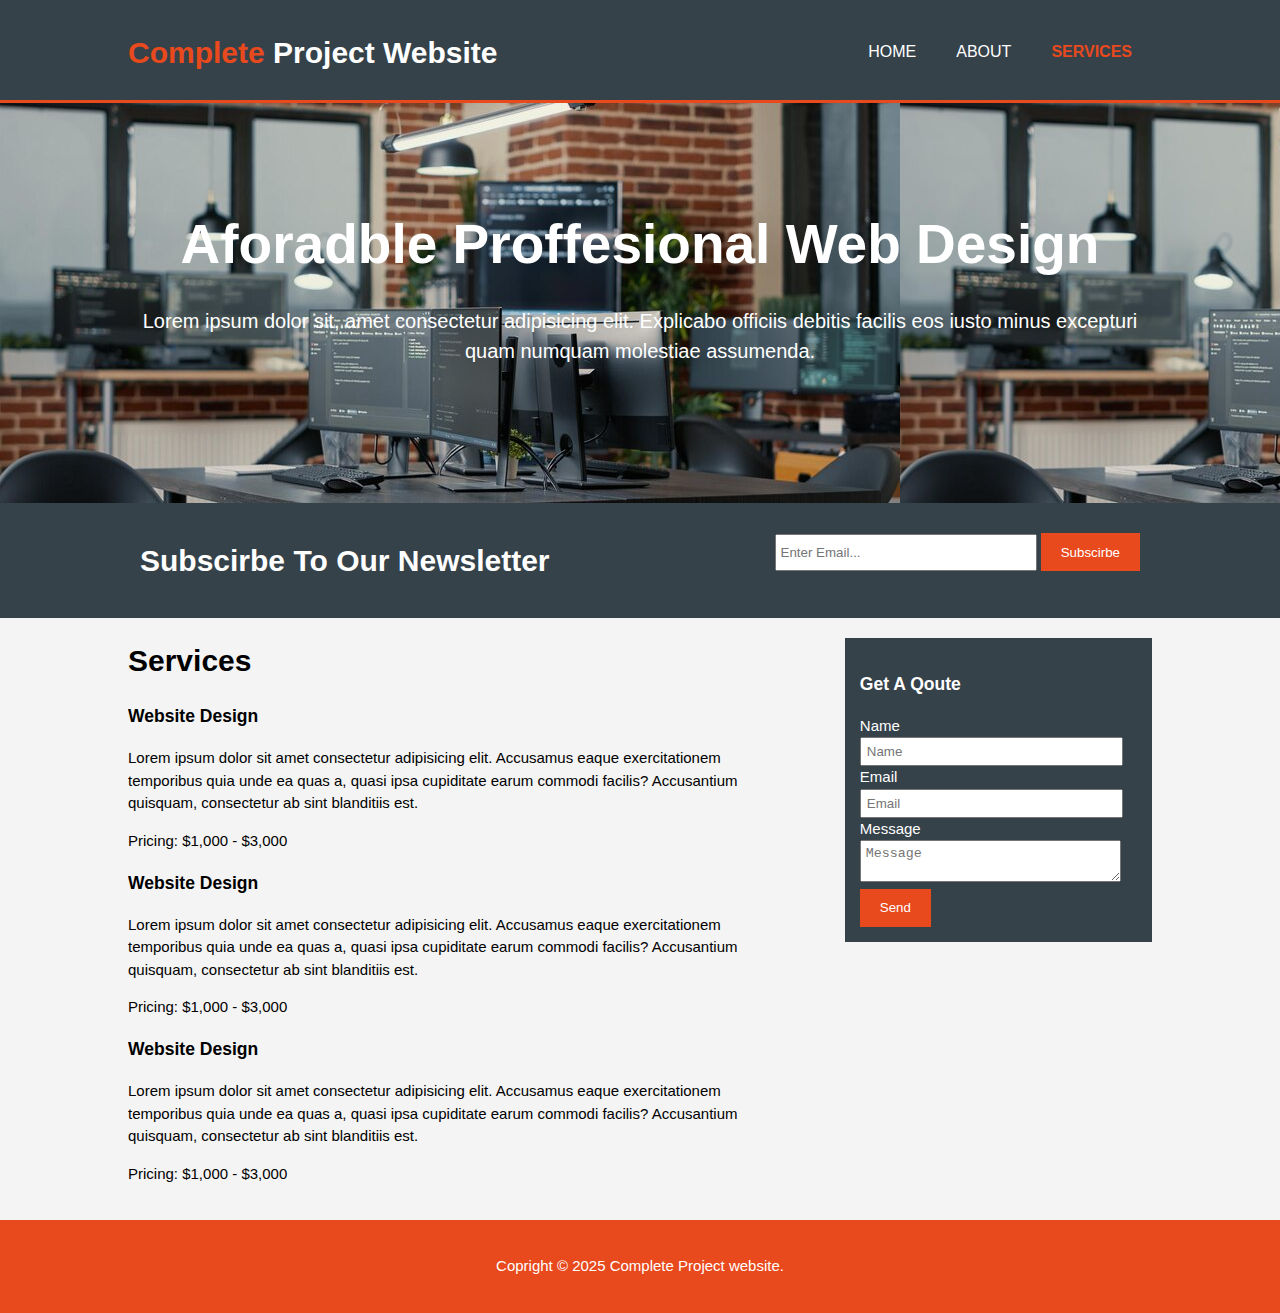
<file: HTML&CSS/complete-project/services.html>
<!DOCTYPE html>
<html lang="en">

<head>
  <meta charset="UTF-8">
  <meta name="viewport" content="width=device-width">
  <!--+ meta do des + meta do keywords... etc...-->
  <title>Complete Project Website | Services</title>
  <link rel="stylesheet" href="styles.css">
</head>

<body>
  <header>
    <div class="container">
      <div id="branding">
        <h1><span class="highlight"> Complete </span>Project Website</h1>
      </div>

      <nav>
        <ul>
          <li><a href="index.html">Home</a></li>
          <li><a href="about.html">About</a></li>
          <li class="current"><a href="services.html">Services</a></li>
        </ul>
      </nav>
    </div>
  </header>

  <section id="showcase">
    <div class="container">
      <h1>Aforadble Proffesional Web Design</h1>
      <p>Lorem ipsum dolor sit, amet consectetur adipisicing elit. Explicabo officiis debitis facilis eos iusto minus
        excepturi quam numquam molestiae assumenda.</p>
    </div>
  </section>

  <section id="newsletter">
    <div class="container">
      <h1>Subscirbe To Our Newsletter</h1>
      <form>
        <input type="email" placeholder="Enter Email...">
        <button type="submit" class="button_1">Subscirbe</button>
      </form>
    </div>
  </section>

  <section id="main">
    <div class="container">
      <article id="main-col">
        <h1 class="page-title">Services</h1>
        <ul id="services">
          <h3>Website Design</h3>
          <p>Lorem ipsum dolor sit amet consectetur adipisicing elit. Accusamus eaque exercitationem temporibus quia
            unde ea quas a, quasi ipsa cupiditate earum commodi facilis? Accusantium quisquam, consectetur ab sint
            blanditiis est.</p>
          <p>Pricing: $1,000 - $3,000</p>
        </ul>
        <h3>Website Design</h3>
        <p>Lorem ipsum dolor sit amet consectetur adipisicing elit. Accusamus eaque exercitationem temporibus quia
          unde ea quas a, quasi ipsa cupiditate earum commodi facilis? Accusantium quisquam, consectetur ab sint
          blanditiis est.</p>
        <p>Pricing: $1,000 - $3,000</p>
        </ul>
        <h3>Website Design</h3>
        <p>Lorem ipsum dolor sit amet consectetur adipisicing elit. Accusamus eaque exercitationem temporibus quia
          unde ea quas a, quasi ipsa cupiditate earum commodi facilis? Accusantium quisquam, consectetur ab sint
          blanditiis est.</p>
        <p>Pricing: $1,000 - $3,000</p>
        </ul>
      </article>

      <aside id="sidebar">
        <div class="dark">
          <h3>Get A Qoute</h3>
          <form class="quote">
            <div>
              <label>Name</label>
              <input type="text" placeholder="Name">
            </div>
            <div>
              <label>Email</label>
              <input type="email" placeholder="Email">
            </div>
            <div>
              <label>Message</label>
              <textarea placeholder="Message"></textarea>
            </div>
            <button class="button_1" type="submit">Send</button>
          </form>
        </div>
      </aside>
    </div>
  </section>

  <footer>
    <p>Copright &copy; 2025 Complete Project website.</p>
  </footer>
</body>

</html>
</file>
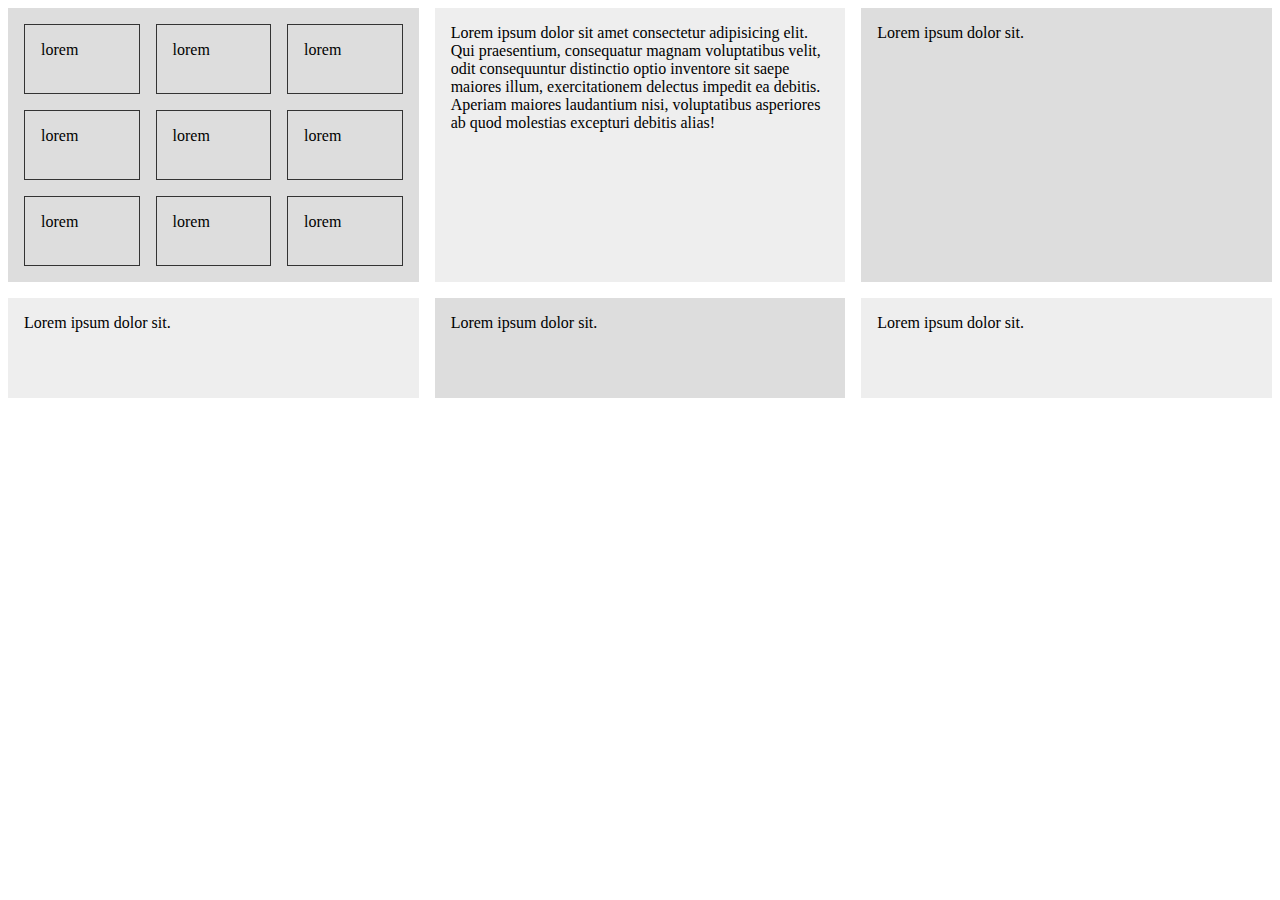
<file: HTML&CSS/cssgrid/index2.html>
<!DOCTYPE html>
<html lang="en">

<head>
  <meta charset="UTF-8">
  <meta name="viewport" content="width=device-width, initial-scale=1.0">
  <title>CSS Grid</title>
  <style>
    .wrapper>div {
      background-color: #eee;
      padding: 1rem;
    }

    .wrapper>div:nth-child(odd) {
      background-color: #ddd;
    }

    .wrapper {
      display: grid;
      /*
      grid-template-columns: 1fr 1fr 1fr;
      grid-auto-rows: 100px;
      */
      grid-template-columns: repeat(3, 1fr);
      grid-gap: 1em;
      grid-auto-rows: minmax(100px, auto);
    }

    .nested {
      display: grid;
      grid-template-columns: repeat(3, 1fr);
      grid-auto-rows: 70px;
      grid-gap: 1em;
    }

    .nested>div {
      border: #333 1px solid;
      padding: 1em;
    }
  </style>
</head>

<body>
  <div class="wrapper">
    <div class="nested">
      <div class="">
        lorem
      </div>
      <div class="">
        lorem
      </div>
      <div class="">
        lorem
      </div>
      <div class="">
        lorem
      </div>
      <div class="">
        lorem
      </div>
      <div class="">
        lorem
      </div>
      <div class="">
        lorem
      </div>
      <div class="">
        lorem
      </div>
      <div class="">
        lorem
      </div>

    </div>
    <div class="">
      Lorem ipsum dolor sit amet consectetur adipisicing elit. Qui praesentium, consequatur magnam voluptatibus velit,
      odit consequuntur distinctio optio inventore sit saepe maiores illum, exercitationem delectus impedit ea debitis.
      Aperiam maiores laudantium nisi, voluptatibus asperiores ab quod molestias excepturi debitis alias!
    </div>
    <div class="">
      Lorem ipsum dolor sit.
    </div>
    <div class="">
      Lorem ipsum dolor sit.
    </div>
    <div class="">
      Lorem ipsum dolor sit.
    </div>
    <div class="">
      Lorem ipsum dolor sit.
    </div>
  </div>
</body>

</html>
</file>
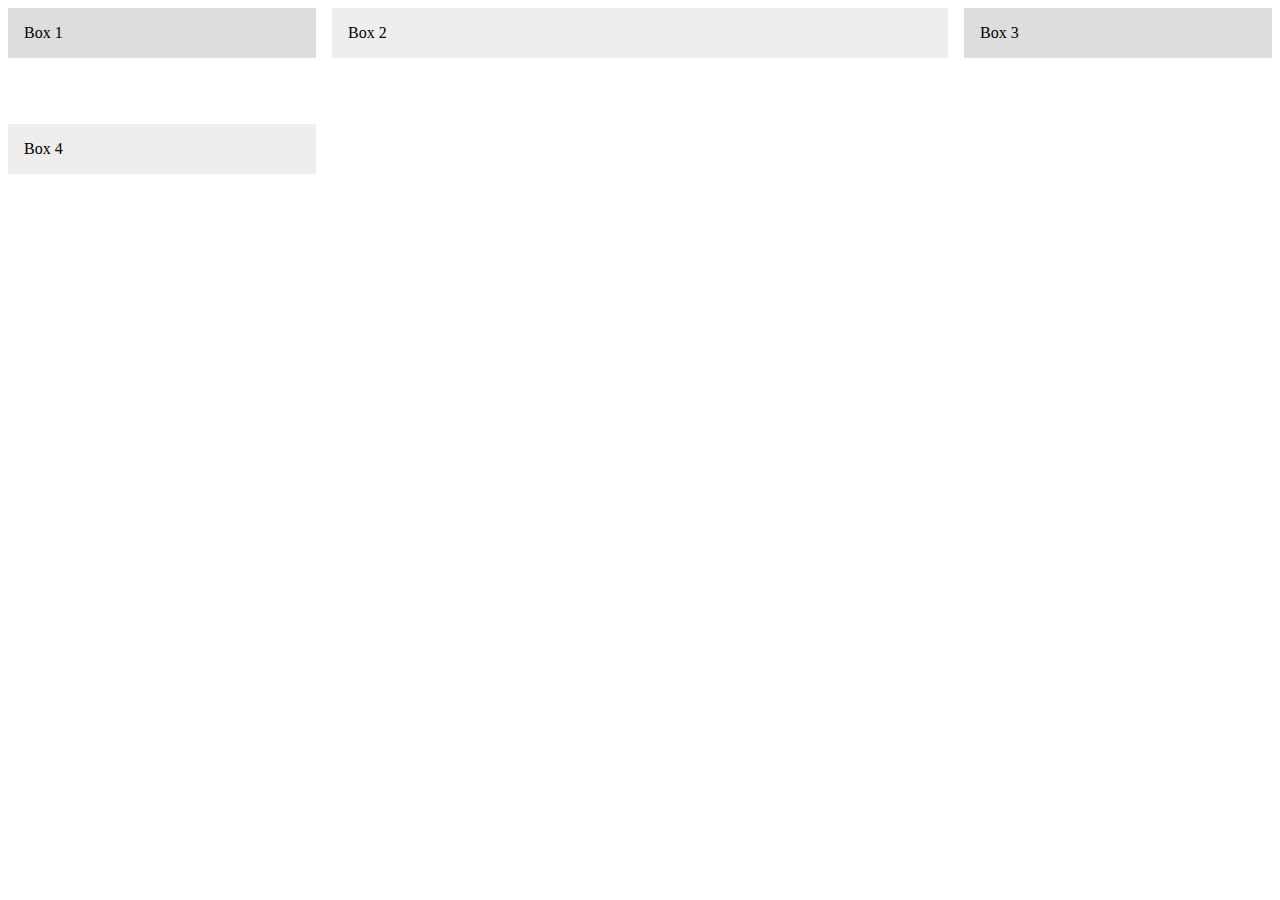
<file: HTML&CSS/cssgrid/index3.html>
<!DOCTYPE html>
<html lang="en">

<head>
  <meta charset="UTF-8">
  <meta name="viewport" content="width=device-width, initial-scale=1.0">
  <title>CSS Grid</title>
  <style>
    .wrapper {
      display: grid;
      grid-template-columns: 1fr 2fr 1fr;
      grid-auto-rows: minmax(100px, auto);
      grid-gap: 1em;
      justify-items: stretch;
      align-items: start;
    }

    .wrapper>div {
      background-color: #eee;
      padding: 1rem;
    }

    .wrapper>div:nth-child(odd) {
      background-color: #ddd;
    }

    .box1 {}

    .box2 {}

    .box3 {}

    .box4 {}
  </style>
</head>

<body>
  <div class="wrapper">
    <div class="box1">Box 1</div>
    <div class="box2">Box 2</div>
    <div class="box3">Box 3</div>
    <div class="box4">Box 4</div>
  </div>
</body>

</html>
</file>
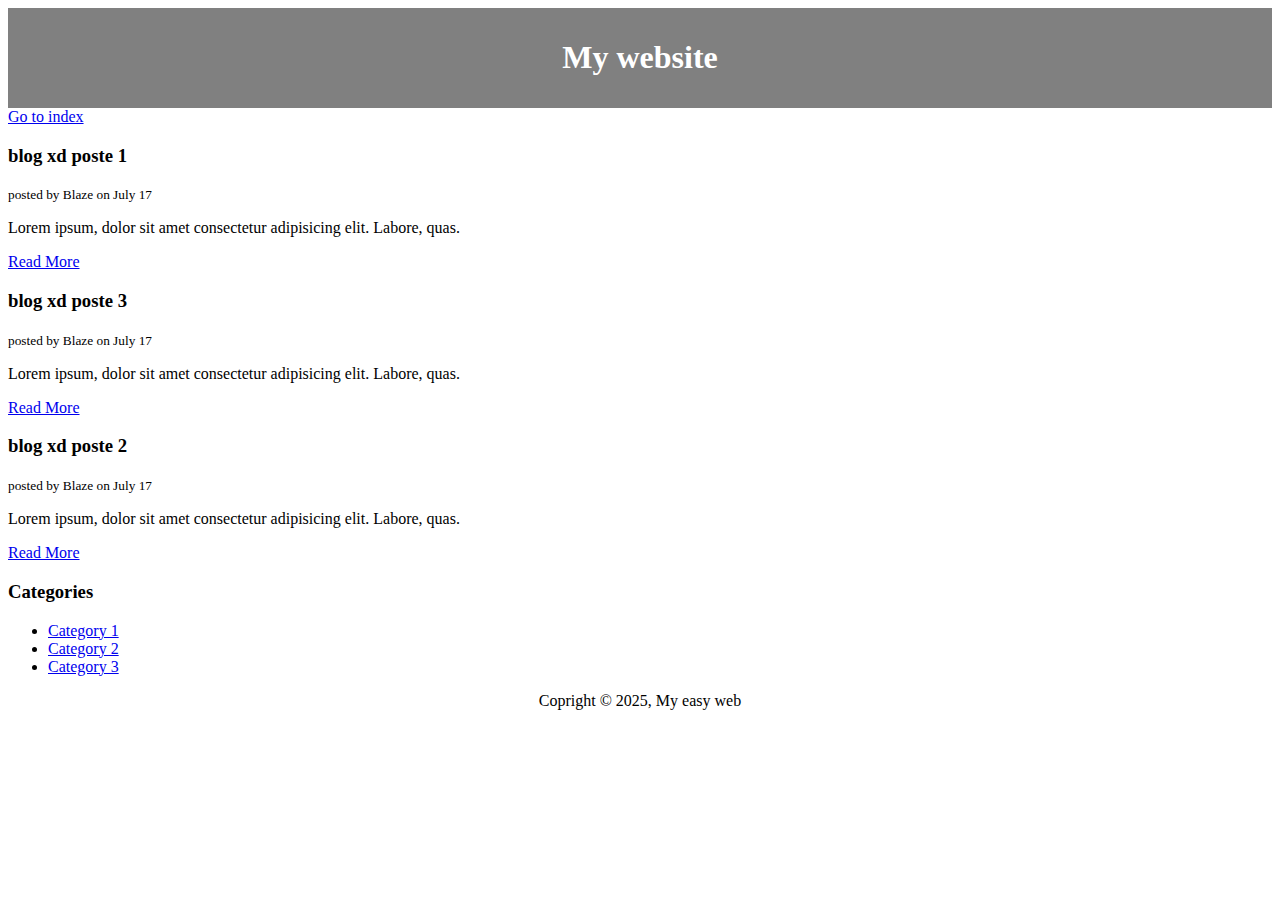
<file: HTML&CSS/html/basics-cheatsheet/nextbasics.html>
<!DOCTYPE html>
<html lang="en">

<head>
  <meta charset="UTF-8">
  <meta name="viewport" content="width=device-width, initial-scale=1.0">
  <meta name="description" content="Awsome website (yhm)">
  <meta name="keywords" content="website yeah, othersxxx">
  <title>My web for study</title>
  <style>
    #main-header {
      text-align: center;
      background-color: gray;
      color: white;
      padding: 10px;
    }

    #main-footer {
      text-align: center;
      font-family: 18px;
    }
  </style>
</head>

<body>
  <header id="main-header">
    <h1>My website</h1>
  </header>

  <a href="index.html">Go to index</a>

  <section>
    <article class="post">
      <h3>blog xd poste 1</h3>
      <small>posted by Blaze on July 17</small>
      <p>Lorem ipsum, dolor sit amet consectetur adipisicing elit. Labore, quas.</p>
      <a href="#">Read More</a>
    </article>
    <article class="post">
      <h3>blog xd poste 3</h3>
      <small>posted by Blaze on July 17</small>
      <p>Lorem ipsum, dolor sit amet consectetur adipisicing elit. Labore, quas.</p>
      <a href="#">Read More</a>
    </article>
    <article class="post">
      <h3>blog xd poste 2</h3>
      <small>posted by Blaze on July 17</small>
      <p>Lorem ipsum, dolor sit amet consectetur adipisicing elit. Labore, quas.</p>
      <a href="#">Read More</a>
    </article>

  </section>
  <aside>
    <h3>Categories</h3>
    <nav>
      <ul>
        <li><a href="#">Category 1</a></li>
        <li><a href="#">Category 2</a></li>
        <li><a href="#">Category 3</a></li>
      </ul>
    </nav>
  </aside>

  <footer id="main-footer">
    <p>Copright &copy; 2025, My easy web</p>
  </footer>
</body>

</html>
</file>
<file: HTML&CSS/cssgrid/styles.css>
.wrapper>div {
  background-color: #eee;
  padding: 1rem;
}

.wrapper>div:nth-child(odd) {
  background-color: #ddd;
}






.wrapper {
  display: grid;
  grid-template-columns: 70% 30%;
  grid-gap: 1em;
}
</file>
<file: HTML&CSS/Growth/styles.css>
* {
  box-sizing: border-box;
  margin: 0;
  padding: 0;
}

:root {
  --primary-color: #4891ff;
  --light-color: #f4f4f6;
  --dark-color: #111;
}

.card {
  background: #fff;
  color: #000;
  border-radius: 10px;
  padding: 20px;
}

.bg-light .pricing-card-header {
  color: #000;
}

body {
  font-family: 'Poppins', sans-serif;
  font-size: 16px;
  line-height: 1.5;
  background-color: #fff;
}


a {
  text-decoration: none;
  color: #333;
}

ul {
  list-style: none;
}

img {
  max-width: 100%;
}

.pricing-grid {
  display: grid;
  grid-template-columns: 1fr 1fr;
  gap: 30px;
  margin-top: 50px;
}

.pricing .pricing-card-subheading {
  margin-bottom: 30px;
}

.pricing .pricing-card-price {
  margin-bottom: 30px;
  padding: 20px 0;
  border-bottom: 1px solid #ccc;
}

.pricing ul {
  margin: 30px 0;
}

.pricing ul li {
  margin-bottom: 20px;
}


.pricing ul li i {
  margin-right: 10px;
}

.pricing .pricing-footer {
  margin: 30px 0;
}

.footer {
  padding: 40px 0;
}

.footer h4 {
  margin-bottom: 10px;
}

.footer ul li {
  line-height: 2.5;
}

.footer a {
  color: #ccc;
}

.footer i {
  font-size: 1.5rem;
  margin-right: 10px;
}

.footer-grid {
  display: grid;
  grid-template-columns: 2fr 1fr 1fr 1fr;
  gap: 30px;
  justify-content: center;
  align-items: center;
}

.container {
  max-width: 1100px;
  margin: 0 auto;
  padding: 0 15px;
}

.container-sm {
  max-width: 800px;
  margin: 0 auto;
  padding: 0 15px;
}

.navbar {
  background-color: #fff;
  padding: 20px;
}

.navbar .container {
  display: flex;
  justify-content: space-between;
  align-items: center;
}

.navbar .main-menu ul {
  display: flex;
}

.navbar ul li a {
  padding: 10px 20px;
  display: block;
  font-weight: 600;
  transition: 0.5s;
}

.navbar ul li a:hover {
  color: var(--primary-color);
}

.btn {
  display: inline-block;
  padding: 15px 20px;
  background: var(--light-color);
  color: #333;
  font-family: 600;
  font-family: 'Poppins', sans-serif;
  text-decoration: none;
  border: none;
  border-radius: 10px;
  text-align: center;
  cursor: pointer;
  transition: 0.5s;
}

.btn:hover {
  opacity: 0.8;
}

.btn-primary {
  background: var(--primary-color);
  color: #fff;
}

.btn-dark {
  background: var(--dark-color);
  color: #fff;
}

.btn-block {
  display: block;
  width: 100%;
}

.navbar ul li:last-child a {
  margin-left: 10px;
}

.navbar ul li a i {
  margin-right: 10px;
}

.text-xxl {
  font-size: 3rem;
  line-height: 1.2;
  font-weight: 600;
  margin: 40px 0 20px;
}

.text-xl {
  font-size: 2.2rem;
  line-height: 1.4;
  font-weight: normal;
  margin: 40px 0 20px;
}

.text-lg {
  font-size: 1.8rem;
  line-height: 1.4;
  font-weight: normal;
  margin: 30px 0 20px;
}

.text-md {
  font-size: 1.2rem;
  line-height: 1.4;
  font-weight: normal;
  margin: 20px 0 10px;
}

.text-sm {
  font-size: 0.9rem;
  line-height: 1.4;
  font-weight: normal;
  margin: 10px 0 5px;
}

.text-center {
  text-align: center;
}

.hero {
  margin-bottom: 50px;
}

.hero .container {
  background: url('./images/hero-bg.png') no-repeat;
  background-size: contain;
  background-position: center bottom;
  height: 550px;
}

.hero .hero-content {
  width: 70%;
}

.hero .hero-text {
  width: 70%;
  margin-bottom: 20px;
}





.video {
  padding: 10px 0 40px;
}

.video-content {
  display: flex;
  flex-direction: column;
  align-items: center;
}

.video-preview {
  margin-bottom: 20px;
}

.bg-primary {
  background: var(--primary-color);
  color: #fff;
}

.bg-light {
  background: var(--light-color);
  color: #fff;
}

.bg-dark {
  background: var(--dark-color);
  color: #fff;
}

.bg-black {
  background: #000;
  color: #fff;
}

.testimonials {
  padding: 40px 0;
}

.testimonials .testimonials-heading {
  width: 700px;
  margin-bottom: 40px;
}




.testimonials-grid {
  display: grid;
  grid-template-columns: repeat(3, 1fr);
  gap: 30px;
}

.testimonials .card p:nth-child(2) {
  margin-top: 30px;
  font-weight: bold;
}
</file>
<file: HTML&CSS/htmlandcss/styles.css>
body {
  background-color: #f4f4f4;
  color: #555;
  font-family: sans-serif;
  font-size: 16px;
  line-height: 1.6em;
  margin: 0;
}

.container {
  width: 80%;
  margin: auto;
  overflow: hidden;
}

#main-header {
  background-color: coral;
  color: #fff;
}

#navbar {
  background-color: #333;
  color: white;
}

#navbar ul {
  padding: 0;
  list-style: none;
}

#navbar li {
  display: inline;
}

#navbar a {
  text-decoration: none;
  color: #fff;
  font-size: 18px;
  padding-right: 15px;
}

#showcase {
  background-image: url('https://img.freepik.com/premium-photo/abstract-illustration-white-light-coral-colors_665346-22042.jpg?w=900');
  background-position: center right;
  min-height: 300px;
  margin-bottom: 30px;
  text-align: center;
}

#showcase h1 {
  color: #fff;
  font-size: 50px;
  line-height: 1.6em;
  padding-top: 30px;
}

#main {
  float: left;
  width: 70%;
  padding: 0 30px;
  box-sizing: border-box;
}

#sidebar {
  float: right;
  width: 30%;
  padding: 0 30px;
  box-sizing: border-box;
  background: #333;
  color: #fff;
}

#main-footer {
  background: #333;
  color: #fff;
  text-align: center;
  padding: 20px;
  margin-top: 40px;
}

@media (max-width:600px) {
  #main {
    width: 100%;
    padding: 10px;
    float: none;
  }

  #sidebar {
    width: 100%;
    padding: 10px;
    float: none;
  }
}
</file>
<file: HTML&CSS/nature(nohelp)/styles.css>
* {
  box-sizing: border-box;
  padding: 0;
  margin: 0;
}

:root {
  --bg: #626262;
  --black: #000;
  --color-primary: #fff;
  --dark: #242424;
  --primary: #3c680b;
}

body {
  background: var(--bg);
  font-family: "DM Sans", sans-serif;
  color: var(--color-primary);
}

.container {
  max-width: 1200px;
  padding: 16px;
  margin: auto;
}

.section {
  margin: 80px auto;
}

nav {
  display: flex;
  justify-content: space-between;
  justify-items: center;
  align-items: center;
}

.nav-links {
  display: flex;
  justify-content: center;
  align-items: center;
  justify-items: center;
  gap: 20px;
}

.nav-links a {
  text-decoration: none;
  color: var(--color-primary);
  justify-content: center;
  justify-items: center;
  align-items: center;
  gap: 20px;
}

.nav-links li {
  list-style: none;
  display: flex;
}

.btn {
  padding: 12px 25px;
  border: 2px solid var(--black);
  background: var(--dark);
  color: var(--color-primary);
  font-size: 14px;
}


.btn-primary {
  padding: 12px 25px;
  border: 2px solid var(--color-primary);
  background: var(--primary);
  color: var(--color-primary);
  font-size: 14px;
}

.btn-secondary {
  padding: 12px 25px;
  border: 2px solid var(--color-primary);
  background: var(--primary);
  color: var(--color-primary);
  font-size: 14px;
}

.main-content {
  display: flex;
  flex-direction: column;
  align-items: center;
  justify-content: center;
}

.main-content h2 {
  font-size: 50px;
  margin-bottom: -20px;
}

.main-content h1 {
  font-size: 90px;
}

.main-content p {
  max-width: 580px;
  text-align: center;
  margin-bottom: 20px;
}

.services-title h1 {
  text-align: center;
  font-size: 50px;
  margin-bottom: 5px
}

.services-title hr {
  width: 150px;
  height: 4px;
  border: 10px;
  background: var(--primary);
  margin: auto;
}

.services-content {
  margin-top: 40px;
  display: flex;
  justify-content: center;
  gap: 16px
}


.services-content img {
  max-width: 100%;
  margin-bottom: 20px;
}

.services-box {
  width: 350px;
}
</file>
<file: HTML&CSS/nature/styles.css>
* {
  box-sizing: border-box;
  padding: 0;
  margin: 0;
}

:root {
  --white: #fff;
  --bg: #484848;
  --primary: #e4fa6d;
  --green: #4dff0c;
}

body {
  font-family: "DM Sans", sans-serif;
  color: var(--white);
  background: var(--bg);
}


.container {
  max-width: 1200px;
  padding: 16px;
  margin: auto;
}

section {
  margin: 80px auto;
}

nav {
  display: flex;
  justify-content: space-between;
  align-items: center;
}

.nav-list {
  display: flex;
  justify-content: center;
  justify-items: center;
  align-items: center;
  gap: 20px;
}

.nav-list a {
  text-decoration: none;
  color: var(--white);
}

.nav-list li {
  list-style: none;
}

.main-content {
  display: flex;
  flex-direction: column;
  align-items: center;
  justify-content: center;
}

.main-content h1 {
  font-size: 50px;
  margin-bottom: -20px;
}

.main-content .intro-heading {
  font-size: 120px;
}

.main-content p {
  max-width: 580px;
  text-align: center;
  margin-bottom: 20px;
}

.btn {
  padding: 12px 25px;
  background: var(--green);
  border: 3px var(--white) solid;
  font-size: 14px;
  font-weight: bold;
}

.btn-primary {
  padding: 12px 25px;
  background: var(--primary);
  border: 3px var(--green) solid;
  font-size: 14px;
  font-weight: bold;
}


.btn-secondary {
  padding: 12px 25px;
  background: transparent;
  border: 3px var(--white) solid;
  color: var(--white);
  font-size: 14px;
  font-weight: bold;
}

.section-title h1 {
  font-size: 50px;
  text-align: center;
  margin-bottom: 5px;
}

.section-title hr {
  width: 150px;
  height: 4px;
  background: var(--primary);
  border: 10px;
  margin: auto;
}

.services {
  margin-top: 40px;
  display: flex;
  justify-content: center;
  gap: 16px
}

.service {
  width: 350px;
}

.services img {
  max-width: 100%;
}
</file>
<file: HTML&CSS/css/basics-cheatsheet/styles.css>
body {
  background-color: #f4f4f4;
  color: #555555;
  margin: 0;
}

a {
  text-decoration: none;
  color: #000;
}

a:hover {
  color: red;
}

a:active {
  color: green;
}

a:visited {
  color: black;
}

.button {
  background-color: #333;
  color: #fff;
  padding: 10px 15px;
  border: none;
}

.clr {
  clear: both;
}

.container {
  width: 80%;
  margin: auto;
}

.box-1 {
  background-color: #333;
  color: #fff;
  border: 5px red solid;

  padding-top: 20px;

  margin-top: 20px;
  margin: 20px 0;
}

.box-1 h1 {
  font-family: Verdana, Geneva, Tahoma, sans-serif;
  font-weight: 800;
  font-style: italic;
  text-decoration: underline;
  text-transform: uppercase;
  letter-spacing: 0.2em;
  word-spacing: 0.2rem;
}

.box-2 {
  border: 3px dotted #ccc;
  padding: 20px;
  margin: 20px 0;
}

.categories {
  border: 1px #ccc solid;
  padding: 10px;
  border-radius: 15px;
}

.categories h2 {
  text-align: center;
}

.categories ul {
  padding: 0;
  padding-left: 20px;
  list-style: none;
  list-style: square;
}

.categories li {
  padding-bottom: 6px;
  border-bottom: dotted 1px #333;
  list-style-image: url('img/checkmark.png');
}

.my-form {
  padding: 20px;
}

.form-group {
  padding-bottom: 15px;
}

.my-form label {
  display: block;
}

.my-form input[type="text"],
.my-form textarea {
  padding: 8px;
  width: 100%;
}

.block {
  padding: 10px;
  float: left;
  width: 33.3%;
  border: 1px solid #333;
  box-sizing: border-box;
}

#main-block {
  float: left;
  width: 70%;

}

#sidebar {
  float: right;
  width: 30%;
  background-color: #333;
  padding: 15px;
  color: #fff;
  box-sizing: border-box;
}

.p-box {
  width: 800px;
  height: 500px;
  border: 1px solid #000;
  margin-top: 30px;
}
</file>
<file: HTML&CSS/complete-project/styles.css>
body {
  margin: 0;
  padding: 0;
  font-family: sans-serif;
  font-size: 15px;
  line-height: 1.5;
  background-color: #f4f4f4;
}

.container {
  width: 80%;
  margin: auto;
  overflow: hidden;
}

ul {
  margin: 0;
  padding: 0;
}

header {
  background: #35424a;
  color: #fff;
  padding-top: 30px;
  min-height: 70px;
  border-bottom: #e8491d 3px solid;
}

header a {
  color: #fff;
  text-decoration: none;
  text-transform: uppercase;
  font-size: 16px;
}


header li {
  float: left;
  display: inline;
  padding: 0 20px 0 20px;
}

header #branding {
  float: left;
}

header #branding h1 {
  margin: 0;
}

header nav {
  float: right;
  margin-top: 10px;
}

header .highlight,
header .current a {
  color: #e8491d;
  font-weight: bold;
}

header a:hover {
  color: #ccc;
  font-weight: bold;
}

#showcase {
  min-height: 400px;
  background: url('../complete-project/images/bg.jpg');
  text-align: center;
  color: #ffffff;
}

#showcase h1 {
  margin-top: 100px;
  font-size: 55px;
  margin-bottom: 10px;
}

#showcase p {
  font-size: 20px;
}

#newsletter {
  padding: 15px;
  color: #fff;
  background: #35424a;
}

#newsletter h1 {
  float: left;
}

#newsletter form {
  float: right;
  margin-top: 15px;
}

#newsletter input[type="email"] {
  padding: 4px;
  height: 25px;
  width: 250px;
}

.button_1 {
  height: 38px;
  background: #e8491d;
  border: none;
  color: #fff;
  padding-left: 20px;
  padding-right: 20px;
}

#boxes {
  margin-top: 20px;
}

#boxes .box {
  float: left;
  width: 30%;
  text-align: center;
  padding: 10px;
}

#boxes .box img {
  width: 160px;
}

aside#sidebar {
  float: right;
  width: 30%;
  margin-top: 10px;
}

article#main-col {
  float: left;
  width: 65%;
}

footer {
  padding: 20px;
  margin-top: 20px;
  color: #fff;
  background-color: #e8491d;
  text-align: center;
}

.dark {
  padding: 15px;
  background: #35424a;
  color: #fff;
  margin-top: 10px;
}

ul#services li {
  list-style: none;
  padding: 20px;
  border: #ccc;
  margin-bottom: 5px;
  background: #e6e6e6;
}

aside#sidebar .quote input,
aside#sidebar .quote textarea {
  width: 90%;
  padding: 5px;
}

@media (max-width:768px) {

  header #branding,
  header nav,
  header nav li,
  #newsletter h1,
  #newsletter form,
  article#main-col,
  aside#sidebar {
    float: none;
    text-align: center;
    width: 100%;
  }

  header {
    padding-bottom: 20px;
  }

  #showcase h1 {
    margin-top: 40px;
  }

  #newsletter button,
  .quote button {
    display: block;
    width: 100%;
  }

  #newsletter form input[type="email"],
  .quote input,
  .quote textarea {
    width: 100%;
    margin-bottom: 5px;
  }
}
</file>
